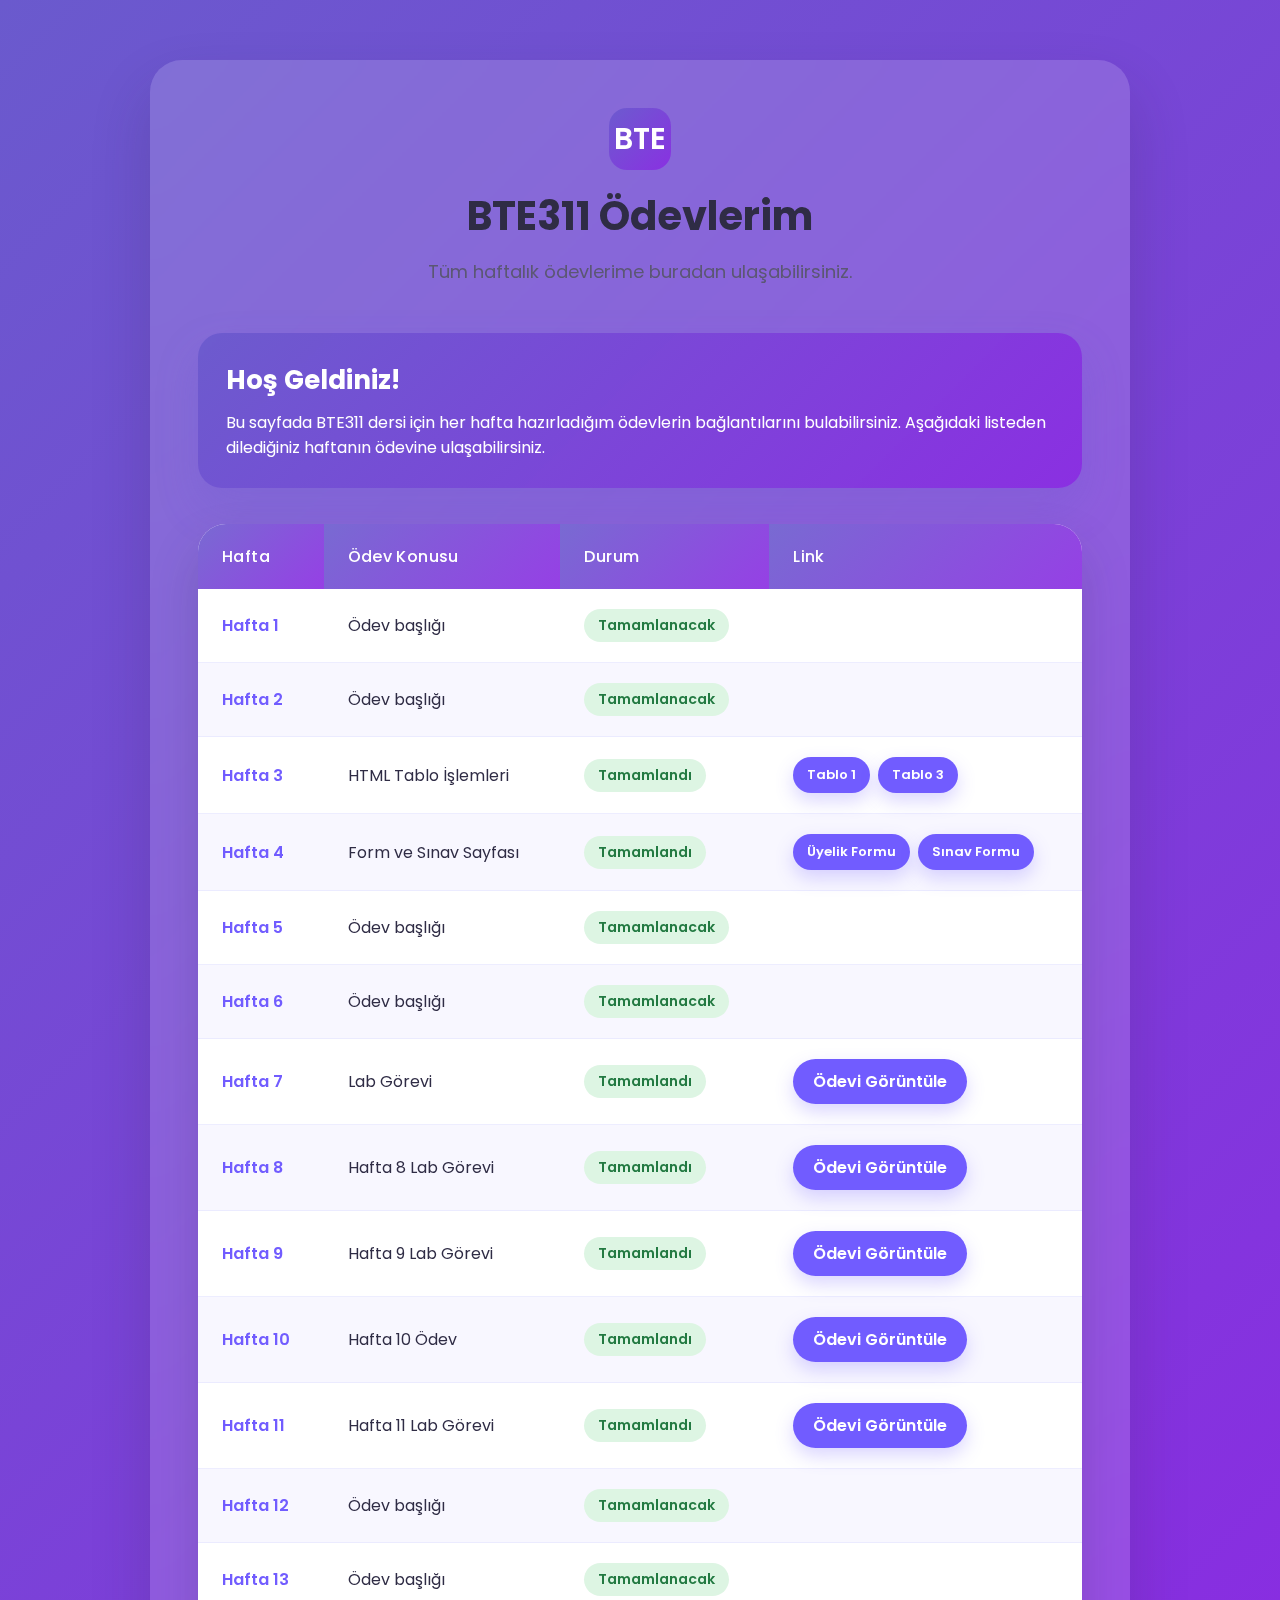
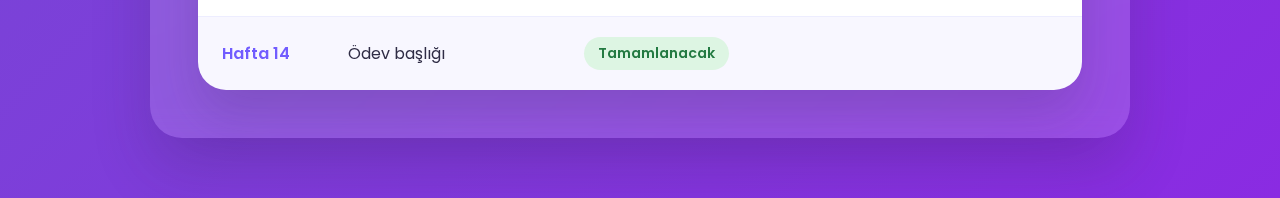
<file: index.html>
<!DOCTYPE html>
<html lang="tr">
<head>
    <meta charset="UTF-8">
    <meta name="viewport" content="width=device-width, initial-scale=1.0">
    <title>BTE311 Ödevlerim</title>
    <link rel="preconnect" href="https://fonts.googleapis.com">
    <link rel="preconnect" href="https://fonts.gstatic.com" crossorigin>
    <link href="https://fonts.googleapis.com/css2?family=Poppins:wght@400;500;600&display=swap" rel="stylesheet">
    <style>
        :root {
            --gradient-start: #6a5acd;
            --gradient-end: #8a2be2;
            --card-bg: #ffffff;
            --header-bg: linear-gradient(135deg, rgba(106, 90, 205, 0.9), rgba(138, 43, 226, 0.9));
            --status-complete-bg: #ddf5e3;
            --status-complete-text: #237a42;
            --link-bg: #715cff;
            --link-bg-hover: #8e7cff;
            --text-primary: #2f2c45;
            --text-secondary: #5b5773;
            --border-color: rgba(255, 255, 255, 0.25);
            --shadow-color: rgba(45, 35, 66, 0.2);
        }

        * {
            box-sizing: border-box;
            margin: 0;
            padding: 0;
        }

        body {
            font-family: 'Poppins', sans-serif;
            background: linear-gradient(135deg, var(--gradient-start), var(--gradient-end));
            min-height: 100vh;
            display: flex;
            justify-content: center;
            align-items: flex-start;
            padding: 60px 16px;
            color: var(--text-primary);
        }

        .container {
            width: min(980px, 100%);
            background: rgba(255, 255, 255, 0.15);
            border-radius: 32px;
            padding: clamp(24px, 5vw, 48px);
            box-shadow: 0 30px 60px var(--shadow-color);
            backdrop-filter: blur(12px);
        }

        header {
            text-align: center;
            margin-bottom: clamp(28px, 6vw, 48px);
        }

        .logo {
            width: 62px;
            height: 62px;
            margin: 0 auto 16px;
            background: var(--header-bg);
            border-radius: 18px;
            display: flex;
            align-items: center;
            justify-content: center;
            color: #fff;
            font-size: 30px;
            font-weight: 600;
        }

        header h1 {
            font-size: clamp(28px, 6vw, 40px);
            margin-bottom: 12px;
        }

        header p {
            font-size: clamp(16px, 3.5vw, 18px);
            color: var(--text-secondary);
        }

        .welcome-card {
            background: var(--header-bg);
            color: #fff;
            padding: clamp(20px, 4vw, 28px);
            border-radius: 24px;
            margin-bottom: clamp(24px, 5vw, 36px);
            box-shadow: 0 20px 40px rgba(106, 90, 205, 0.25);
        }

        .welcome-card h2 {
            font-size: clamp(22px, 5vw, 26px);
            margin-bottom: 10px;
        }

        table {
            width: 100%;
            border-collapse: collapse;
            background: var(--card-bg);
            border-radius: 28px;
            overflow: hidden;
            box-shadow: 0 25px 50px rgba(47, 44, 69, 0.18);
        }

        thead th {
            background: var(--header-bg);
            color: #fff;
            text-align: left;
            padding: 20px 24px;
            font-weight: 500;
            font-size: 16px;
            letter-spacing: 0.4px;
        }

        tbody tr {
            border-bottom: 1px solid rgba(230, 230, 255, 0.7);
        }

        tbody tr:last-child {
            border-bottom: none;
        }

        tbody td {
            padding: clamp(16px, 3.5vw, 20px) clamp(18px, 4vw, 24px);
            font-size: 16px;
            color: var(--text-primary);
        }

        tbody tr:nth-child(even) {
            background: rgba(113, 92, 255, 0.05);
        }

        .week-link {
            color: var(--link-bg);
            font-weight: 600;
            text-decoration: none;
            transition: color 0.2s ease;
        }

        .week-link:hover {
            color: var(--link-bg-hover);
        }

        .status-chip {
            display: inline-flex;
            align-items: center;
            padding: 6px 14px;
            border-radius: 999px;
            background: var(--status-complete-bg);
            color: var(--status-complete-text);
            font-size: 14px;
            font-weight: 600;
        }

        .view-btn {
            display: inline-flex;
            align-items: center;
            justify-content: center;
            padding: 10px 20px;
            border-radius: 999px;
            background: var(--link-bg);
            color: #fff;
            font-weight: 600;
            text-decoration: none;
            transition: background 0.2s ease, transform 0.2s ease;
            box-shadow: 0 8px 18px rgba(113, 92, 255, 0.25);
            white-space: nowrap; /* Metin kaymasını engeller */
        }

        .view-btn[href="#"] {
            display: none;
        }

        .view-btn:hover {
            background: var(--link-bg-hover);
            transform: translateY(-2px);
        }

        .view-btn:active {
            transform: translateY(0);
        }
        
        /* --- YENİ EKLENEN KISIMLAR --- */
        /* Çoklu butonlar için kapsayıcı */
        .multi-btn-container {
            display: flex;
            gap: 8px; /* Butonlar arası boşluk */
            flex-wrap: wrap; /* Mobilde sığmazsa alta geçsin */
            align-items: center;
        }

        /* Daha küçük buton stili (Birden fazla olunca sığması için) */
        .view-btn.mini {
            padding: 8px 14px;
            font-size: 13px;
        }
        /* ----------------------------- */

        @media (max-width: 720px) {
            thead {
                display: none;
            }

            table, tbody, tr, td {
                display: block;
                width: 100%;
            }

            tbody tr {
                margin-bottom: 18px;
                border-radius: 18px;
                background: rgba(255, 255, 255, 0.85);
                box-shadow: 0 12px 24px rgba(47, 44, 69, 0.15);
                border: none;
                overflow: hidden;
            }

            tbody td {
                padding: 14px 20px;
                position: relative;
            }

            tbody td::before {
                content: attr(data-label);
                font-weight: 600;
                text-transform: uppercase;
                font-size: 12px;
                letter-spacing: 0.5px;
                color: var(--text-secondary);
                display: block;
                margin-bottom: 4px;
            }

            .view-btn {
                width: 100%;
                justify-content: center;
            }
            
            /* Mobilde çoklu butonları alt alta veya yan yana daha düzenli göstermek için */
            .multi-btn-container {
                width: 100%;
            }
            .view-btn.mini {
                flex: 1; /* Butonlar mobilde satırı doldursun */
                text-align: center;
            }
        }
    </style>
</head>
<body>
    <div class="container">
        <header>
            <div class="logo">BTE</div>
            <h1>BTE311 Ödevlerim</h1>
            <p>Tüm haftalık ödevlerime buradan ulaşabilirsiniz.</p>
        </header>
        <section class="welcome-card">
            <h2>Hoş Geldiniz!</h2>
            <p>Bu sayfada BTE311 dersi için her hafta hazırladığım ödevlerin bağlantılarını bulabilirsiniz. Aşağıdaki listeden dilediğiniz haftanın ödevine ulaşabilirsiniz.</p>
        </section>
        <table>
            <thead>
                <tr>
                    <th>Hafta</th>
                    <th>Ödev Konusu</th>
                    <th>Durum</th>
                    <th>Link</th>
                </tr>
            </thead>
            <tbody>
                <tr>
                    <td data-label="Hafta"><a class="week-link" href="#" target="_blank" rel="noopener noreferrer">Hafta 1</a></td>
                    <td data-label="Ödev Konusu">Ödev başlığı</td>
                    <td data-label="Durum"><span class="status-chip">Tamamlanacak</span></td>
                    <td data-label="Link"><a class="view-btn" href="#" target="_blank" rel="noopener noreferrer">Ödevi Görüntüle</a></td>
                </tr>

                <tr>
                    <td data-label="Hafta"><a class="week-link" href="#" target="_blank" rel="noopener noreferrer">Hafta 2</a></td>
                    <td data-label="Ödev Konusu">Ödev başlığı</td>
                    <td data-label="Durum"><span class="status-chip">Tamamlanacak</span></td>
                    <td data-label="Link"><a class="view-btn" href="#" target="_blank" rel="noopener noreferrer">Ödevi Görüntüle</a></td>
                </tr>

                <tr>
                    <td data-label="Hafta"><a class="week-link" href="#" target="_blank" rel="noopener noreferrer">Hafta 3</a></td>
                    <td data-label="Ödev Konusu">HTML Tablo İşlemleri</td>
                    <td data-label="Durum"><span class="status-chip">Tamamlandı</span></td>
                    <td data-label="Link">
                        <div class="multi-btn-container">
                            <a class="view-btn mini" href="https://yusufnrg.github.io/bte311-dersi/hafta3_labgorevi/tablo1.html" target="_blank" rel="noopener noreferrer">Tablo 1</a>
                            <a class="view-btn mini" href="https://yusufnrg.github.io/bte311-dersi/hafta3_labgorevi/tablo3.html" target="_blank" rel="noopener noreferrer">Tablo 3</a>
                            <a class="view-btn mini" href="#" target="_blank" rel="noopener noreferrer">Tablo Form</a>
                        </div>
                    </td>
                </tr>

                <tr>
                    <td data-label="Hafta"><a class="week-link" href="#" target="_blank" rel="noopener noreferrer">Hafta 4</a></td>
                    <td data-label="Ödev Konusu">Form ve Sınav Sayfası</td>
                    <td data-label="Durum"><span class="status-chip">Tamamlandı</span></td>
                    <td data-label="Link">
                        <div class="multi-btn-container">
                            <a class="view-btn mini" href="https://yusufnrg.github.io/bte311-dersi/hafta4_labgorevi/form1.html" target="_blank" rel="noopener noreferrer">Üyelik Formu</a>
                            <a class="view-btn mini" href="https://yusufnrg.github.io/bte311-dersi/hafta4_labgorevi/test1.html" target="_blank" rel="noopener noreferrer">Sınav Formu</a>
                        </div>
                    </td>
                </tr>

                <tr>
                    <td data-label="Hafta"><a class="week-link" href="#" target="_blank" rel="noopener noreferrer">Hafta 5</a></td>
                    <td data-label="Ödev Konusu">Ödev başlığı</td>
                    <td data-label="Durum"><span class="status-chip">Tamamlanacak</span></td>
                    <td data-label="Link"><a class="view-btn" href="#" target="_blank" rel="noopener noreferrer">Ödevi Görüntüle</a></td>
                </tr>

                <tr>
                    <td data-label="Hafta"><a class="week-link" href="#" target="_blank" rel="noopener noreferrer">Hafta 6</a></td>
                    <td data-label="Ödev Konusu">Ödev başlığı</td>
                    <td data-label="Durum"><span class="status-chip">Tamamlanacak</span></td>
                    <td data-label="Link"><a class="view-btn" href="#" target="_blank" rel="noopener noreferrer">Ödevi Görüntüle</a></td>
                </tr>

                <tr>
                    <td data-label="Hafta"><a class="week-link" href="#" target="_blank" rel="noopener noreferrer">Hafta 7</a></td>
                    <td data-label="Ödev Konusu">Lab Görevi</td>
                    <td data-label="Durum"><span class="status-chip">Tamamlandı</span></td>
                    <td data-label="Link"><a class="view-btn" href="https://yusufnrg.github.io/bte311-dersi/labgorevi.html" target="_blank" rel="noopener noreferrer">Ödevi Görüntüle</a></td>
                </tr>

                <tr>
                    <td data-label="Hafta"><a class="week-link" href="#" target="_blank" rel="noopener noreferrer">Hafta 8</a></td>
                    <td data-label="Ödev Konusu">Hafta 8 Lab Görevi</td>
                    <td data-label="Durum"><span class="status-chip">Tamamlandı</span></td>
                    <td data-label="Link"><a class="view-btn" href="https://yusufnrg.github.io/bte311-dersi/lab%20gorevi/odev.html" target="_blank" rel="noopener noreferrer">Ödevi Görüntüle</a></td>
                </tr>

                <tr>
                    <td data-label="Hafta"><a class="week-link" href="#" target="_blank" rel="noopener noreferrer">Hafta 9</a></td>
                    <td data-label="Ödev Konusu">Hafta 9 Lab Görevi</td>
                    <td data-label="Durum"><span class="status-chip">Tamamlandı</span></td>
                    <td data-label="Link"><a class="view-btn" href="https://yusufnrg.github.io/bte311-dersi/labgorevi%20hafta9/rastgelegorseller.html" target="_blank" rel="noopener noreferrer">Ödevi Görüntüle</a></td>
                </tr>

                <tr>
                    <td data-label="Hafta"><a class="week-link" href="#" target="_blank" rel="noopener noreferrer">Hafta 10</a></td>
                    <td data-label="Ödev Konusu">Hafta 10 Ödev</td>
                    <td data-label="Durum"><span class="status-chip">Tamamlandı</span></td>
                    <td data-label="Link"><a class="view-btn" href="https://yusufnrg.github.io/bte311-dersi/snake%20game/guncellenmis/snake.html" target="_blank" rel="noopener noreferrer">Ödevi Görüntüle</a></td>
                </tr>

                <tr>
                    <td data-label="Hafta"><a class="week-link" href="#" target="_blank" rel="noopener noreferrer">Hafta 11</a></td>
                    <td data-label="Ödev Konusu">Hafta 11 Lab Görevi</td>
                    <td data-label="Durum"><span class="status-chip">Tamamlandı</span></td>
                    <td data-label="Link"><a class="view-btn" href="https://yusufnrg.github.io/bte311-dersi/hafta_11_12_labgorevi/" target="_blank" rel="noopener noreferrer">Ödevi Görüntüle</a></td>
                </tr>

                <tr>
                    <td data-label="Hafta"><a class="week-link" href="#" target="_blank" rel="noopener noreferrer">Hafta 12</a></td>
                    <td data-label="Ödev Konusu">Ödev başlığı</td>
                    <td data-label="Durum"><span class="status-chip">Tamamlanacak</span></td>
                    <td data-label="Link"><a class="view-btn" href="#" target="_blank" rel="noopener noreferrer">Ödevi Görüntüle</a></td>
                </tr>

                <tr>
                    <td data-label="Hafta"><a class="week-link" href="#" target="_blank" rel="noopener noreferrer">Hafta 13</a></td>
                    <td data-label="Ödev Konusu">Ödev başlığı</td>
                    <td data-label="Durum"><span class="status-chip">Tamamlanacak</span></td>
                    <td data-label="Link"><a class="view-btn" href="#" target="_blank" rel="noopener noreferrer">Ödevi Görüntüle</a></td>
                </tr>

                <tr>
                    <td data-label="Hafta"><a class="week-link" href="#" target="_blank" rel="noopener noreferrer">Hafta 14</a></td>
                    <td data-label="Ödev Konusu">Ödev başlığı</td>
                    <td data-label="Durum"><span class="status-chip">Tamamlanacak</span></td>
                    <td data-label="Link"><a class="view-btn" href="#" target="_blank" rel="noopener noreferrer">Ödevi Görüntüle</a></td>
                </tr>
            </tbody>
        </table>
    </div>
</body>
</html>
</file>
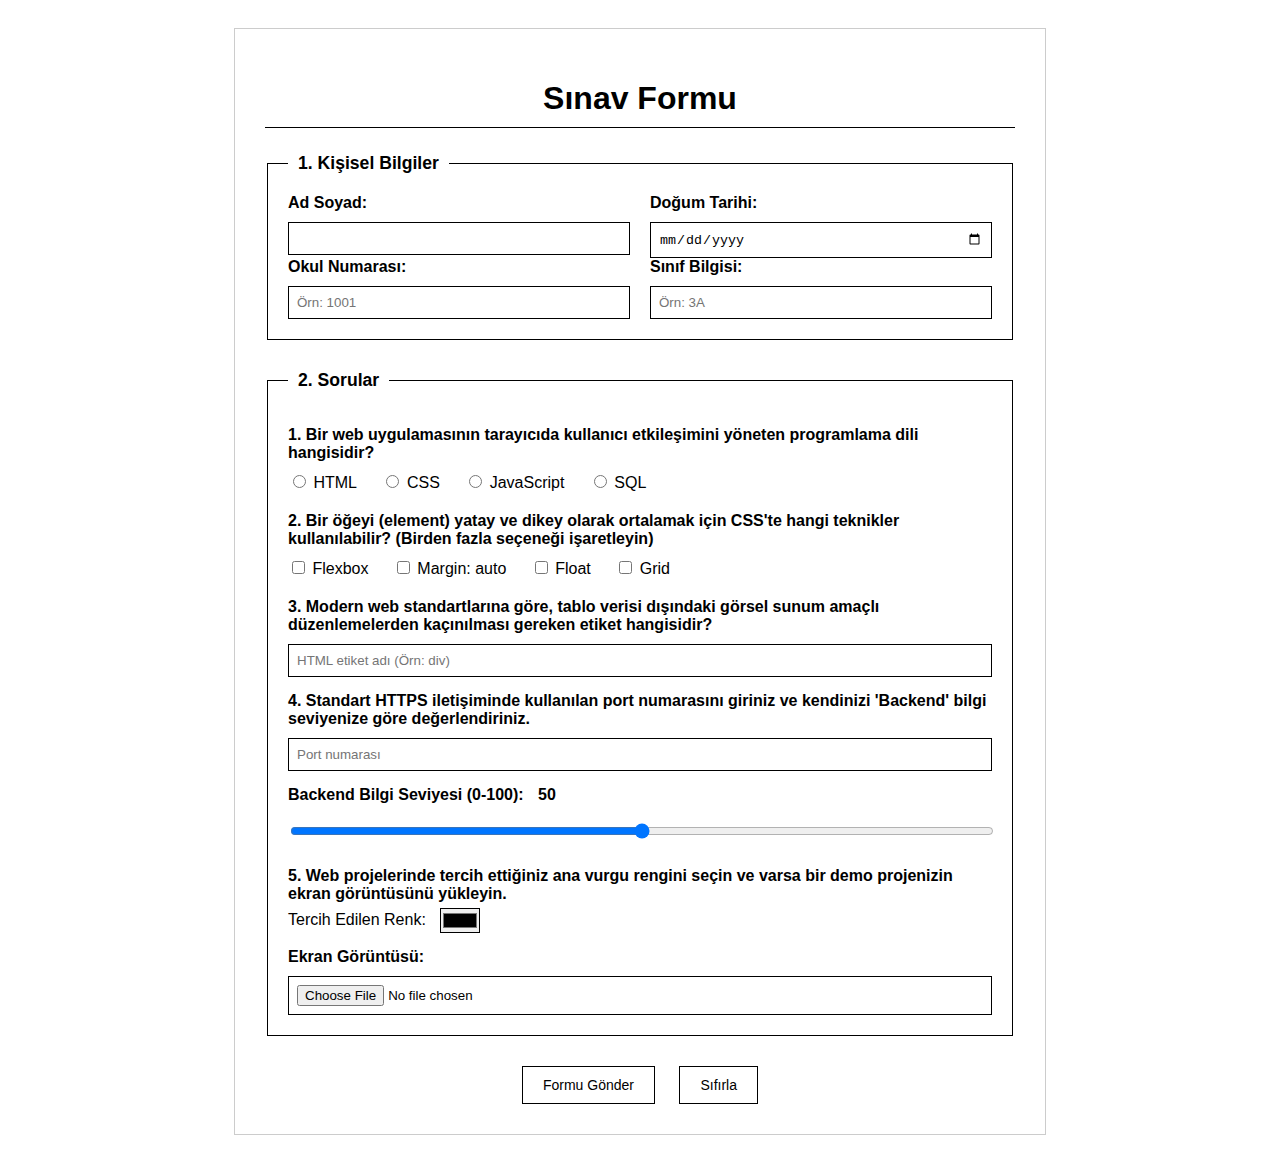
<file: Bilişim Sınavı Formu.html>
<!DOCTYPE html>
<!-- saved from url=(0060)file:///C:/Users/ysfnr/OneDrive/Masa%C3%BCst%C3%BC/bte.html# -->
<html lang="tr"><head><meta http-equiv="Content-Type" content="text/html; charset=UTF-8">
    
    <meta name="viewport" content="width=device-width, initial-scale=1.0">
    <title>Bilişim Sınavı Formu</title>
    <style>
        body {
            font-family: Arial, sans-serif;
            background-color: white; /* Varsayılan arka plan */
            padding: 20px;
            color: black; /* Varsayılan yazı rengi */
        }
        .container {
            max-width: 750px;
            margin: 0 auto;
            background-color: white;
            padding: 30px;
            border: 1px solid #ccc; /* Siyah-beyaz için hafif kenarlık */
            box-shadow: none; /* Gölge yok */
        }
        header h1 {
            color: black;
            text-align: center;
            margin-bottom: 25px;
            padding-bottom: 10px;
            border-bottom: 1px solid black;
        }
        fieldset {
            border: 1px solid black;
            padding: 20px;
            margin-bottom: 30px;
            border-radius: 0; /* Köşe yuvarlaklığı yok */
        }
        legend {
            font-size: 1.1em;
            font-weight: bold;
            color: black;
            padding: 0 10px;
        }
        label {
            display: block;
            margin-top: 15px;
            margin-bottom: 5px;
            font-weight: bold;
        }
        input:not([type="radio"]):not([type="checkbox"]):not([type="submit"]):not([type="reset"]):not([type="color"]) {
            width: 100%;
            padding: 8px;
            border: 1px solid black;
            box-sizing: border-box;
            margin-top: 5px;
        }

        /* Soldan Sağa Düzenleme için CSS (Üyelik Bilgileri için) */
        .inline-group {
            display: flex;
            gap: 20px; /* Alanlar arası boşluk */
        }
        .inline-group > div {
            flex: 1; /* Alanların eşit veya yakın genişlikte olmasını sağlar */
        }
        .inline-group label {
            margin-top: 0;
        }
        /* /Soldan Sağa Düzenleme için CSS */

        .options-group label {
            font-weight: normal;
            display: inline-block;
            margin-right: 20px;
            margin-top: 5px;
        }
        .button-group {
            text-align: center;
            margin-top: 30px;
        }
        .button-group input[type="submit"],
        .button-group input[type="reset"] {
            padding: 10px 20px;
            margin: 0 10px;
            border: 1px solid black;
            background-color: white;
            cursor: pointer;
            font-size: 14px;
            color: black;
        }
        
        /* Range input'un yanındaki değer göstergesi */
        label[for="seviye"] span {
            font-weight: bold;
            margin-left: 10px;
            color: black; 
        }

        /* Color input'a özel boyut */
        input[type="color"] {
            width: 40px; 
            height: 25px;
            padding: 0;
            border: 1px solid black;
            vertical-align: middle;
            margin-left: 10px;
        }
    </style>
<style type="text/css" id="operaUserStyle"></style></head>
<body>
    <main class="container">
        <header>
            <h1>Sınav Formu</h1>
        </header>
        
        <form action="file:///C:/Users/ysfnr/OneDrive/Masa%C3%BCst%C3%BC/bte.html#" method="post" enctype="multipart/form-data">

            <section id="kayit-formu">
                <fieldset>
                    <legend>1. Kişisel Bilgiler</legend>
                    
                    <div class="inline-group">
                        <div>
                            <label for="adsoyad">Ad Soyad:</label>
                            <input type="text" id="adsoyad" name="adsoyad" required="">
                        </div>
                        <div>
                            <label for="dtarihi">Doğum Tarihi:</label>
                            <input type="date" id="dtarihi" name="dtarihi">
                        </div>
                    </div>
                    
                    <div class="inline-group">
                        <div>
                            <label for="numara">Okul Numarası:</label>
                            <input type="number" id="numara" name="numara" placeholder="Örn: 1001" required="">
                        </div>
                        <div>
                            <label for="sinif">Sınıf Bilgisi:</label>
                            <input type="text" id="sinif" name="sinif" placeholder="Örn: 3A" required="">
                        </div>
                    </div>

                </fieldset>
            </section>
            
            <section id="test-sorulari">
                <fieldset>
                    <legend>2. Sorular</legend>
                    
                    <label>1. Bir web uygulamasının tarayıcıda kullanıcı etkileşimini yöneten programlama dili hangisidir?</label>
                    <div class="options-group">
                        <label><input type="radio" name="soru1" value="A" required=""> HTML</label>
                        <label><input type="radio" name="soru1" value="B"> CSS</label>
                        <label><input type="radio" name="soru1" value="C"> JavaScript</label>
                        <label><input type="radio" name="soru1" value="D"> SQL</label>
                    </div>

                    <label>2. Bir öğeyi (element) yatay ve dikey olarak ortalamak için CSS'te hangi teknikler kullanılabilir? (Birden fazla seçeneği işaretleyin)</label>
                    <div class="options-group">
                        <label><input type="checkbox" name="soru2[]" value="A"> Flexbox</label>
                        <label><input type="checkbox" name="soru2[]" value="B"> Margin: auto</label>
                        <label><input type="checkbox" name="soru2[]" value="C"> Float</label>
                        <label><input type="checkbox" name="soru2[]" value="D"> Grid</label>
                    </div>

                    <label for="soru3">3. Modern web standartlarına göre, tablo verisi dışındaki görsel sunum amaçlı düzenlemelerden kaçınılması gereken etiket hangisidir?</label>
                    <input type="text" id="soru3" name="soru3" placeholder="HTML etiket adı (Örn: div)" required="">
                    
                    <label for="http_port">4. Standart HTTPS iletişiminde kullanılan port numarasını giriniz ve kendinizi 'Backend' bilgi seviyenize göre değerlendiriniz.</label>
                    <input type="number" id="http_port" name="http_port" placeholder="Port numarası" min="1" max="65535" required="">
                    
                    <label for="seviye">Backend Bilgi Seviyesi (0-100): <span id="rangeValue">50</span></label>
                    <input type="range" id="seviye" name="seviye" min="0" max="100" value="50" oninput="document.getElementById(&#39;rangeValue&#39;).innerText = this.value">

                    <label for="vurgu_rengi">5. Web projelerinde tercih ettiğiniz ana vurgu rengini seçin ve varsa bir demo projenizin ekran görüntüsünü yükleyin.</label>
                    
                    <div>
                        <label for="vurgu_rengi" style="display: inline; font-weight: normal; margin-top: 0;">Tercih Edilen Renk:
                            <input type="color" id="vurgu_rengi" name="vurgu_rengi" value="#000000" style="width: 40px; height: 25px; vertical-align: middle;">
                        </label>
                    </div>
                    
                    <label for="proje_dosyasi">Ekran Görüntüsü:</label>
                    <input type="file" id="proje_dosyasi" name="proje_dosyasi" accept="image/*">

                </fieldset>
            </section>
            
            <input type="hidden" name="form_version" value="v1.5_final">

            <footer class="button-group">
                <input type="submit" value="Formu Gönder">
                <input type="reset" value="Sıfırla">
            </footer>
        </form>
    </main>

</body></html>
</file>
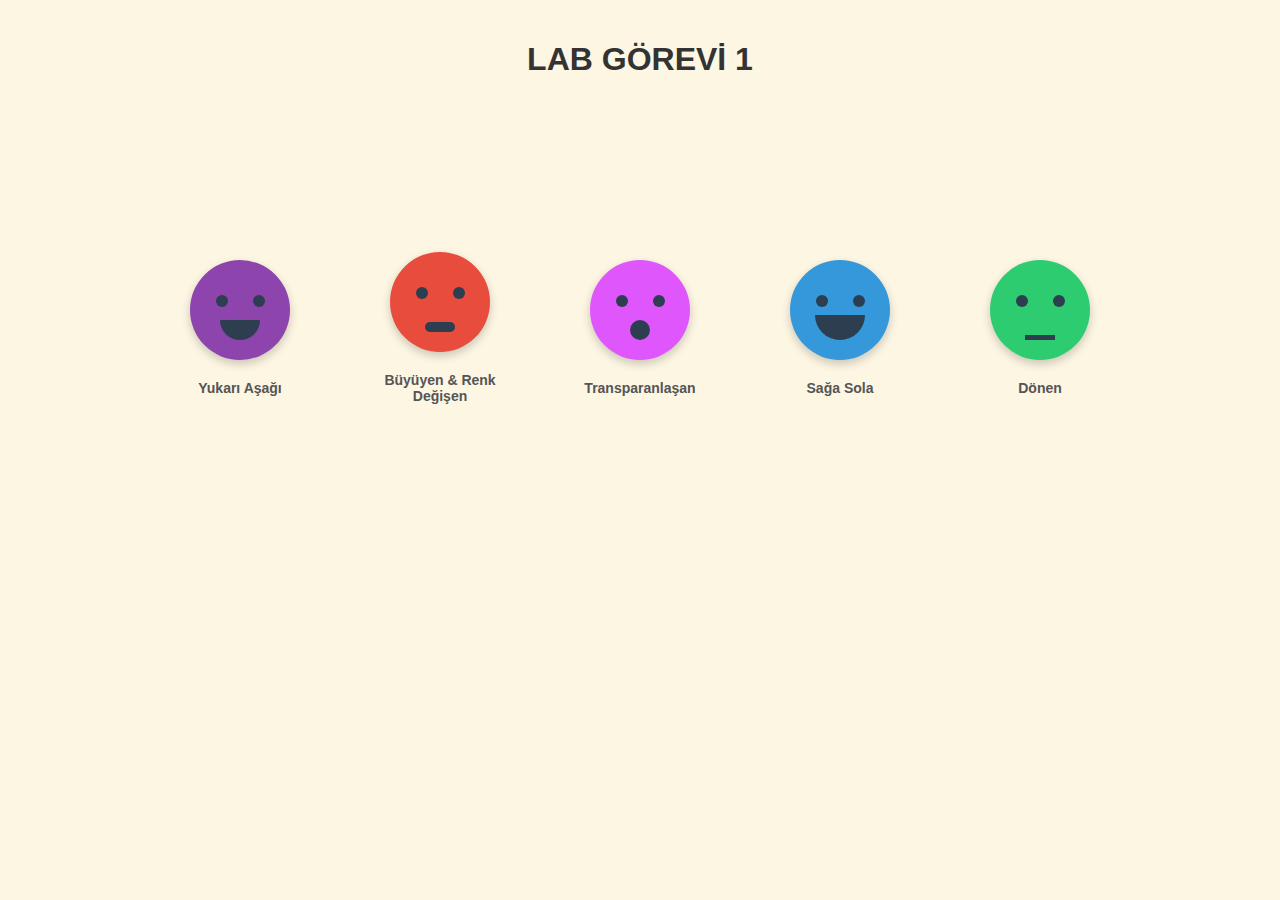
<file: labgorevi.html>
<!DOCTYPE html>
<html lang="tr">
<head>
    <meta charset="UTF-8">
    <meta name="viewport" content="width=device-width, initial-scale=1.0">
    <title>Lab Görevi 1</title>
    <style>
        body {
            font-family: 'Segoe UI', Tahoma, Geneva, Verdana, sans-serif;
            display: flex;
            flex-direction: column;
            align-items: center;
            background-color: #fdf6e3; /* Görseldeki gibi krem rengi arka plan */
            margin: 0;
            padding: 20px;
        }

        h1 {
            color: #333;
            margin-bottom: 50px;
        }

        .container {
            display: flex;
            justify-content: center;
            align-items: center;
            gap: 50px;
            width: 100%;
            min-height: 400px;
            flex-wrap: wrap;
        }

        .wrapper {
            display: flex;
            flex-direction: column;
            align-items: center;
            width: 150px;
            height: 200px; /* Animasyon alanı için yer */
            justify-content: center;
        }

        .character {
            width: 100px;
            height: 100px;
            border-radius: 50%;
            position: relative;
            display: flex;
            justify-content: center;
            align-items: center;
            box-shadow: 0 4px 10px rgba(0,0,0,0.2);
        }

        /* Yüz detayları (Görseldeki karakterlere benzer basit yüzler) */
        .eyes {
            display: flex;
            gap: 25px;
            position: absolute;
            top: 35%;
        }
        .eye {
            width: 12px;
            height: 12px;
            background: #2c3e50;
            border-radius: 50%;
        }
        .mouth {
            background: #2c3e50;
            position: absolute;
            bottom: 20%;
        }

        /* 1. Yukarı aşağı gidip gelen */
        .item1 {
            background-color: #8e44ad; /* Mor */
            animation: upDown 1.5s infinite ease-in-out;
        }
        .item1 .mouth {
            width: 40px;
            height: 20px;
            border-radius: 0 0 20px 20px; /* Gülen ağız */
        }
        @keyframes upDown {
            0%, 100% { transform: translateY(0); }
            50% { transform: translateY(-30px); }
        }

        /* 2. Büyüyüp Küçülen ve rengi değişen */
        .item2 {
            background-color: #e74c3c; /* Kırmızı */
            animation: growColor 2s infinite alternate;
        }
        .item2 .mouth {
            width: 30px;
            height: 10px;
            border-radius: 10px; /* Düz ağız */
        }
        @keyframes growColor {
            0% { transform: scale(1); background-color: #e74c3c; }
            100% { transform: scale(1.3); background-color: #f1c40f; } /* Sarıya dönüş */
        }

        /* 3. Git gide transparan değeri artan ve azalan */
        .item3 {
            background-color: #e056fd; /* Pembe */
            animation: fade 2s infinite alternate;
        }
        .item3 .mouth {
            width: 20px;
            height: 20px;
            border-radius: 50%; /* Şaşkın ağız */
        }
        @keyframes fade {
            0% { opacity: 1; }
            100% { opacity: 0.2; }
        }

        /* 4. Sağa sola giden gelen */
        .item4 {
            background-color: #3498db; /* Mavi */
            animation: leftRight 1.5s infinite ease-in-out;
        }
        .item4 .mouth {
            width: 50px;
            height: 25px;
            border-radius: 0 0 50px 50px; /* Büyük gülüş */
        }
        @keyframes leftRight {
            0%, 100% { transform: translateX(0); }
            50% { transform: translateX(30px); }
        }

        /* 5. Dönen */
        .item5 {
            background-color: #2ecc71; /* Yeşil (5. eleman) */
            animation: spin 3s infinite linear;
        }
        .item5 .mouth {
            width: 30px;
            height: 5px;
            border-radius: 0;
        }
        @keyframes spin {
            0% { transform: rotate(0deg); }
            100% { transform: rotate(360deg); }
        }

        .label {
            margin-top: 20px;
            text-align: center;
            font-size: 14px;
            color: #555;
            font-weight: bold;
        }
    </style>
</head>
<body>

    <h1>LAB GÖREVİ 1</h1>

    <div class="container">
        <!-- 1. Yukarı aşağı -->
        <div class="wrapper">
            <div class="character item1">
                <div class="eyes"><div class="eye"></div><div class="eye"></div></div>
                <div class="mouth"></div>
            </div>
            <div class="label">Yukarı Aşağı</div>
        </div>

        <!-- 2. Büyüyüp Küçülen + Renk -->
        <div class="wrapper">
            <div class="character item2">
                <div class="eyes"><div class="eye"></div><div class="eye"></div></div>
                <div class="mouth"></div>
            </div>
            <div class="label">Büyüyen & Renk Değişen</div>
        </div>

        <!-- 3. Transparan -->
        <div class="wrapper">
            <div class="character item3">
                <div class="eyes"><div class="eye"></div><div class="eye"></div></div>
                <div class="mouth"></div>
            </div>
            <div class="label">Transparanlaşan</div>
        </div>

        <!-- 4. Sağa Sola -->
        <div class="wrapper">
            <div class="character item4">
                <div class="eyes"><div class="eye"></div><div class="eye"></div></div>
                <div class="mouth"></div>
            </div>
            <div class="label">Sağa Sola</div>
        </div>

        <!-- 5. Dönen -->
        <div class="wrapper">
            <div class="character item5">
                <div class="eyes"><div class="eye"></div><div class="eye"></div></div>
                <div class="mouth"></div>
            </div>
            <div class="label">Dönen</div>
        </div>
    </div>

</body>
</html>
</file>
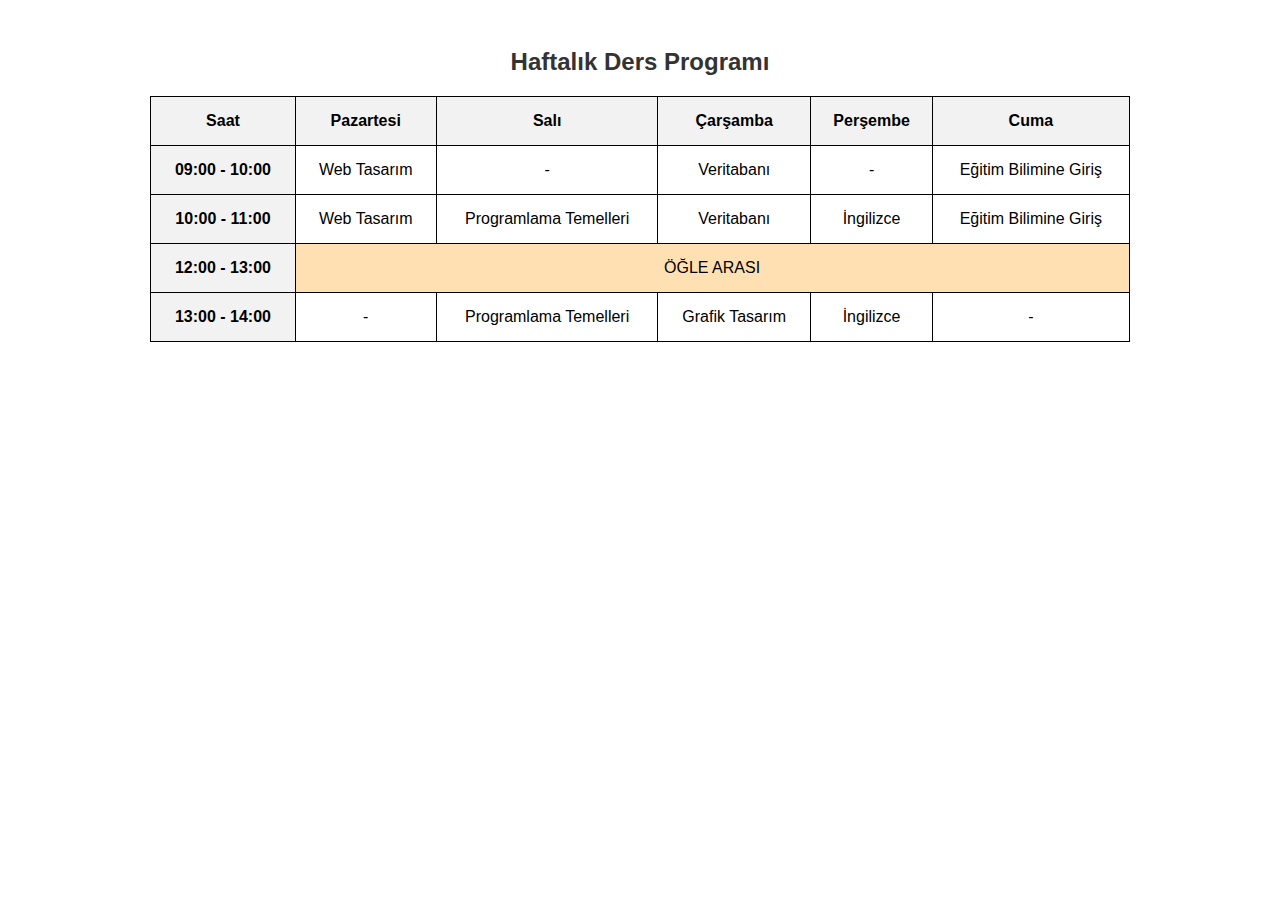
<file: hafta3_labgorevi/tablo1.html>
<!DOCTYPE html>
<html lang="tr">
<head>
    <meta charset="UTF-8">
    <title>Haftalık Ders Programı</title>
    <style>
        body { font-family: Arial, sans-serif; padding: 20px; }
        h2 { text-align: center; color: #333; }
        
        table {
            width: 80%;
            margin: 0 auto; /* Tabloyu ortalar */
            border-collapse: collapse; /* Çizgileri birleştirir */
        }
        
        th, td {
            border: 1px solid #000;
            padding: 15px;
            text-align: center;
        }
        
        th {
            background-color: #f2f2f2; /* Başlıklar gri olsun */
            font-weight: bold;
        }
        
        tr:hover { background-color: #f9f9f9; } /* Üzerine gelince renk değişsin */
    </style>
</head>
<body>

    <h2>Haftalık Ders Programı</h2>

    <table>
        <tr>
            <th>Saat</th>
            <th>Pazartesi</th>
            <th>Salı</th>
            <th>Çarşamba</th>
            <th>Perşembe</th>
            <th>Cuma</th>
        </tr>

        <tr>
            <th>09:00 - 10:00</th>
            <td>Web Tasarım</td>
            <td>-</td>
            <td>Veritabanı</td>
            <td>-</td>
            <td>Eğitim Bilimine Giriş</td>
        </tr>

        <tr>
            <th>10:00 - 11:00</th>
            <td>Web Tasarım</td>
            <td>Programlama Temelleri</td>
            <td>Veritabanı</td>
            <td>İngilizce</td>
            <td>Eğitim Bilimine Giriş</td>
        </tr>

        <tr style="background-color: #ffe0b2;">
            <th>12:00 - 13:00</th>
            <td colspan="5">ÖĞLE ARASI</td>
        </tr>

        <tr>
            <th>13:00 - 14:00</th>
            <td>-</td>
            <td>Programlama Temelleri</td>
            <td>Grafik Tasarım</td>
            <td>İngilizce</td>
            <td>-</td>
        </tr>
    </table>

</body>
</html>
</file>
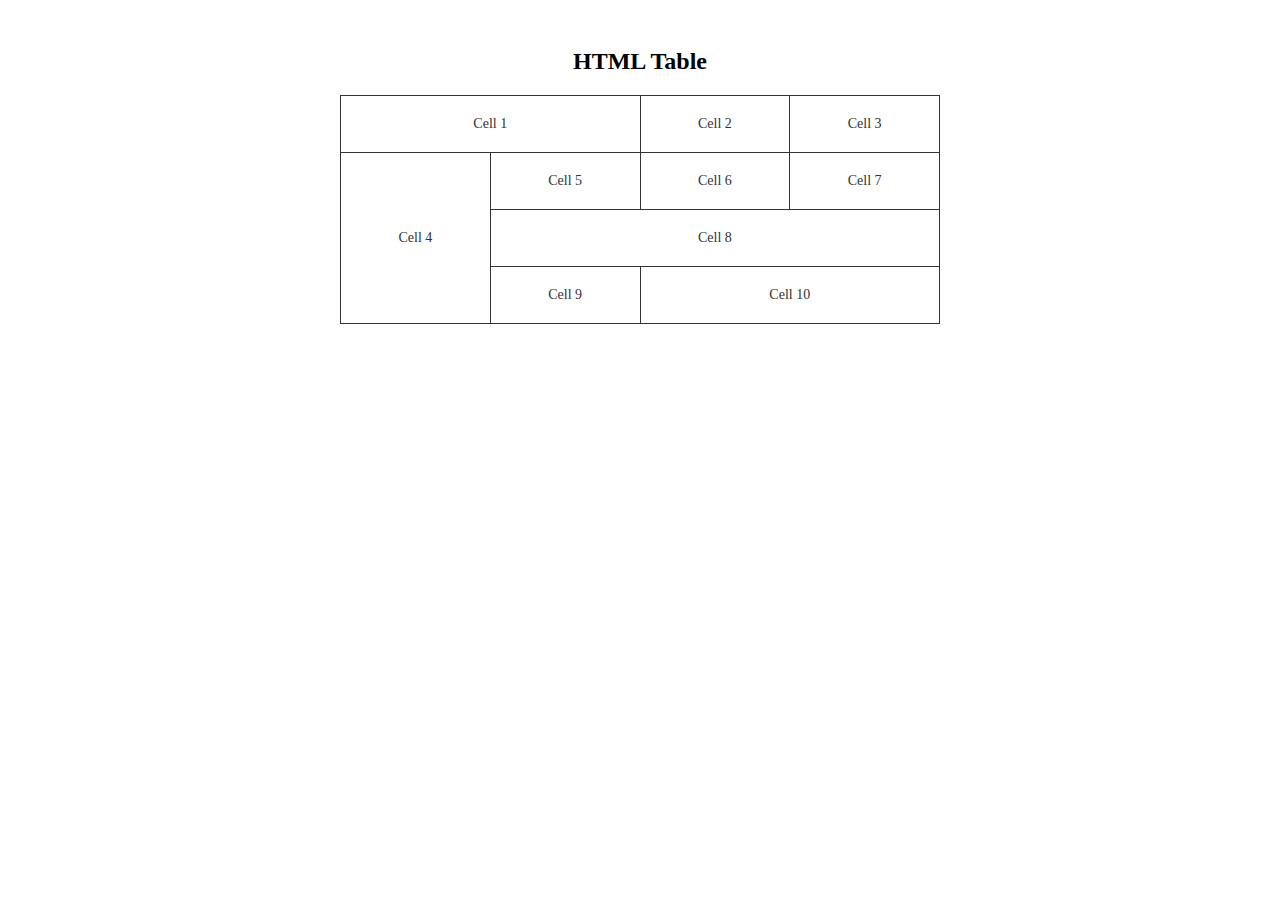
<file: hafta3_labgorevi/tablo3.html>
<!DOCTYPE html>
<html lang="tr">
<head>
    <meta charset="UTF-8">
    <title>Görev: Tablo 3</title>
    <style>
        body { font-family: 'Times New Roman', serif; padding: 20px; text-align: center; }
        h2 { margin-bottom: 20px; }
        
        table {
            width: 600px;
            margin: 0 auto;
            border-collapse: collapse; /* Çizgileri tek çizgi yapar */
        }
        
        td {
            border: 1px solid #333; /* İnce gri/siyah çerçeve */
            padding: 20px;
            text-align: center;
            vertical-align: middle;
            color: #333;
            font-size: 14px;
        }
        
        /* Görseldeki genişlik oranlarını yakalamak için */
        .genis { width: 40%; }
        .dar { width: 20%; }
    </style>
</head>
<body>

    <h2>HTML Table</h2>

    <table>
        <tr>
            <td colspan="2">Cell 1</td>
            <td class="dar">Cell 2</td>
            <td class="dar">Cell 3</td>
        </tr>

        <tr>
            <td rowspan="3" class="dar">Cell 4</td>
            <td class="dar">Cell 5</td>
            <td class="dar">Cell 6</td>
            <td class="dar">Cell 7</td>
        </tr>

        <tr>
            <td colspan="3">Cell 8</td>
        </tr>

        <tr>
            <td>Cell 9</td>
            <td colspan="2">Cell 10</td>
        </tr>
    </table>

</body>
</html>
</file>
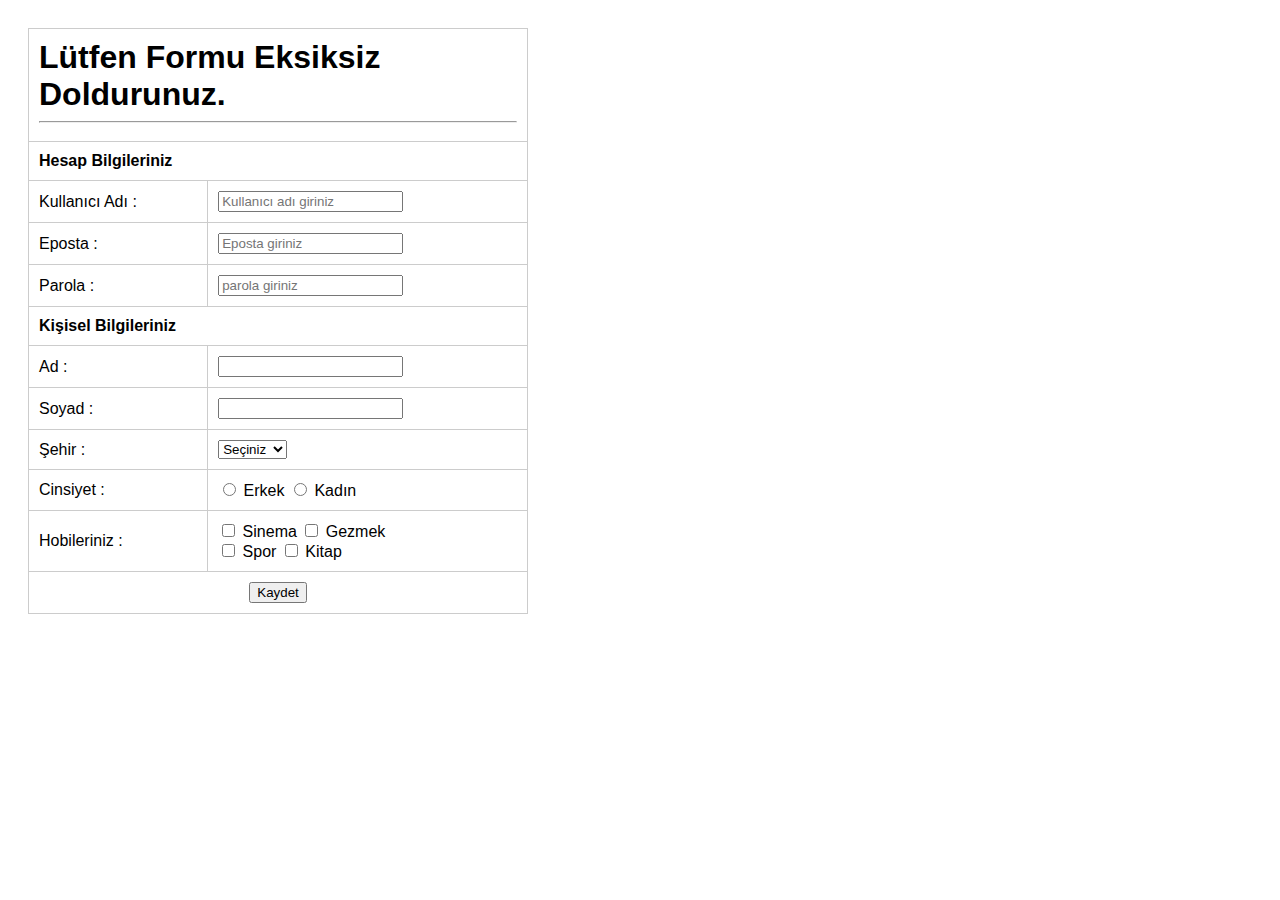
<file: hafta4_labgorevi/form1.html>
<!DOCTYPE html>
<html lang="tr">
<head>
    <meta charset="UTF-8">
    <title>Tablo İçinde Form</title>
    <style>
        body { font-family: Arial, sans-serif; padding: 20px; }
        /* Tablo kenarlıklarını görelim ki düzen belli olsun */
        table { border-collapse: collapse; width: 500px; }
        td { padding: 10px; border: 1px solid #ccc; }
        h1, h4 { margin: 0; }
    </style>
</head>
<body>

    <form>
        <table>
            <tr>
                <td colspan="2">
                    <h1>Lütfen Formu Eksiksiz Doldurunuz.</h1>
                    <hr>
                </td>
            </tr>

            <tr>
                <td colspan="2"><h4>Hesap Bilgileriniz</h4></td>
            </tr>
            <tr>
                <td>Kullanıcı Adı :</td>
                <td><input type="text" name="username" placeholder="Kullanıcı adı giriniz" required></td>
            </tr>
            <tr>
                <td>Eposta :</td>
                <td><input type="email" name="eposta" placeholder="Eposta giriniz" required></td>
            </tr>
            <tr>
                <td>Parola :</td>
                <td><input type="password" name="parola" placeholder="parola giriniz" required></td>
            </tr>

            <tr>
                <td colspan="2"><h4>Kişisel Bilgileriniz</h4></td>
            </tr>
            <tr>
                <td>Ad :</td>
                <td><input type="text" name="ad"></td>
            </tr>
            <tr>
                <td>Soyad :</td>
                <td><input type="text" name="soyad"></td>
            </tr>
            <tr>
                <td>Şehir :</td>
                <td>
                    <select name="sehir">
                        <option>Seçiniz</option>
                        <option>Ankara</option>
                        <option>İstanbul</option>
                        <option>Kocaeli</option>
                    </select>
                </td>
            </tr>
            <tr>
                <td>Cinsiyet :</td>
                <td>
                    <input type="radio" name="cinsiyet" value="erkek"> Erkek
                    <input type="radio" name="cinsiyet" value="kadin"> Kadın
                </td>
            </tr>
            <tr>
                <td>Hobileriniz :</td>
                <td>
                    <input type="checkbox" name="hobiler" value="sinema"> Sinema
                    <input type="checkbox" name="hobiler" value="gezmek"> Gezmek <br>
                    <input type="checkbox" name="hobiler" value="spor"> Spor
                    <input type="checkbox" name="hobiler" value="kitap"> Kitap
                </td>
            </tr>

            <tr>
                <td colspan="2" style="text-align: center;">
                    <input type="submit" value="Kaydet">
                </td>
            </tr>
        </table>
    </form>

</body>
</html>
</file>
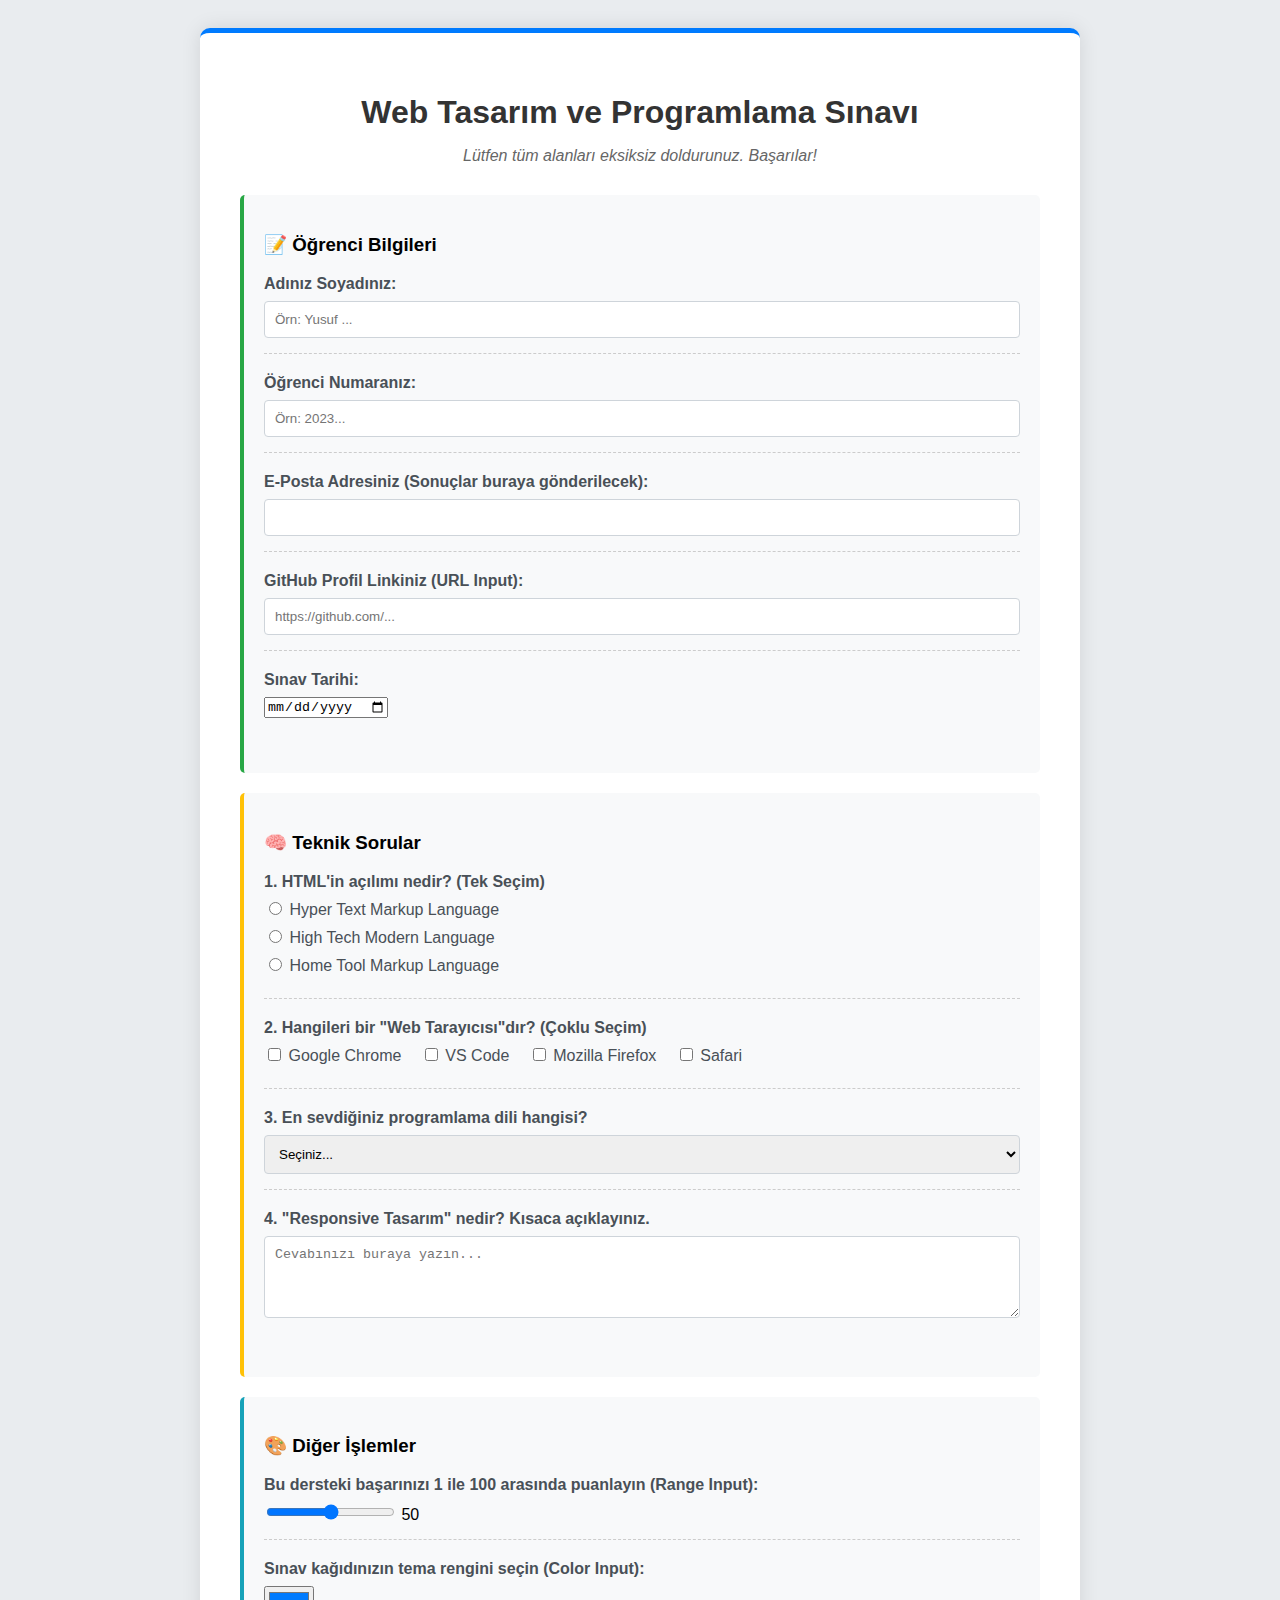
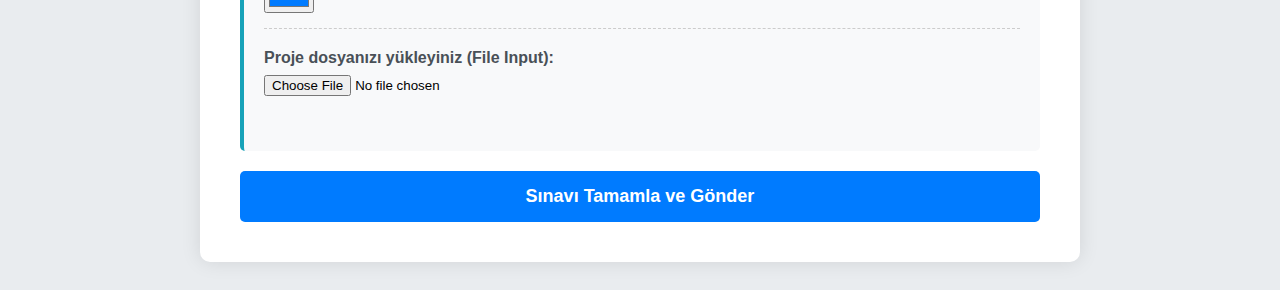
<file: hafta4_labgorevi/test1.html>
<!DOCTYPE html>
<html lang="tr">
<head>
    <meta charset="UTF-8">
    <title>Web Programcılığı Vize Sınavı</title>
    <style>
        body { 
            font-family: 'Segoe UI', Tahoma, Geneva, Verdana, sans-serif; 
            background-color: #e9ecef; 
            padding: 20px;
        }
        
        .sinav-kagidi {
            background-color: white;
            max-width: 800px;
            margin: 0 auto;
            padding: 40px;
            border-radius: 10px;
            box-shadow: 0 0 20px rgba(0,0,0,0.1);
            border-top: 5px solid #007bff;
        }

        h1 { text-align: center; color: #333; margin-bottom: 5px; }
        p.aciklama { text-align: center; color: #666; font-style: italic; margin-bottom: 30px; }

        .bolum {
            background: #f8f9fa;
            padding: 20px;
            margin-bottom: 20px;
            border-radius: 5px;
            border-left: 4px solid #28a745;
        }

        .soru { margin-bottom: 20px; border-bottom: 1px dashed #ccc; padding-bottom: 15px; }
        .soru:last-child { border-bottom: none; }

        label { font-weight: bold; display: block; margin-bottom: 8px; color: #495057; }
        
        /* Input Stilleri */
        input[type="text"], input[type="number"], input[type="email"], input[type="url"], select, textarea {
            width: 100%;
            padding: 10px;
            border: 1px solid #ced4da;
            border-radius: 4px;
            box-sizing: border-box;
        }

        /* Radyo ve Checkbox yan yana dursun */
        .secenek { font-weight: normal; display: inline-block; margin-right: 15px; cursor: pointer; }

        button {
            width: 100%;
            padding: 15px;
            background-color: #007bff;
            color: white;
            border: none;
            border-radius: 5px;
            font-size: 18px;
            font-weight: bold;
            cursor: pointer;
            transition: background 0.3s;
        }
        button:hover { background-color: #0056b3; }

    </style>
</head>
<body>

    <div class="sinav-kagidi">
        <h1>Web Tasarım ve Programlama Sınavı</h1>
        <p class="aciklama">Lütfen tüm alanları eksiksiz doldurunuz. Başarılar!</p>

        <form action="#" method="POST">
            
            <div class="bolum">
                <h3>📝 Öğrenci Bilgileri</h3>
                
                <div class="soru">
                    <label>Adınız Soyadınız:</label>
                    <input type="text" name="adsoyad" placeholder="Örn: Yusuf ..." required>
                </div>
                
                <div class="soru">
                    <label>Öğrenci Numaranız:</label>
                    <input type="number" name="ogr_no" placeholder="Örn: 2023..." required>
                </div>

                <div class="soru">
                    <label>E-Posta Adresiniz (Sonuçlar buraya gönderilecek):</label>
                    <input type="email" name="email" required>
                </div>
                
                <div class="soru">
                    <label>GitHub Profil Linkiniz (URL Input):</label>
                    <input type="url" name="github" placeholder="https://github.com/...">
                </div>

                <div class="soru">
                    <label>Sınav Tarihi:</label>
                    <input type="date" name="tarih">
                </div>
            </div>

            <div class="bolum" style="border-left-color: #ffc107;">
                <h3>🧠 Teknik Sorular</h3>

                <div class="soru">
                    <label>1. HTML'in açılımı nedir? (Tek Seçim)</label>
                    <label class="secenek"><input type="radio" name="s1" value="a"> Hyper Text Markup Language</label><br>
                    <label class="secenek"><input type="radio" name="s1" value="b"> High Tech Modern Language</label><br>
                    <label class="secenek"><input type="radio" name="s1" value="c"> Home Tool Markup Language</label>
                </div>

                <div class="soru">
                    <label>2. Hangileri bir "Web Tarayıcısı"dır? (Çoklu Seçim)</label>
                    <label class="secenek"><input type="checkbox" name="s2[]" value="chrome"> Google Chrome</label>
                    <label class="secenek"><input type="checkbox" name="s2[]" value="vscode"> VS Code</label>
                    <label class="secenek"><input type="checkbox" name="s2[]" value="firefox"> Mozilla Firefox</label>
                    <label class="secenek"><input type="checkbox" name="s2[]" value="safari"> Safari</label>
                </div>

                <div class="soru">
                    <label>3. En sevdiğiniz programlama dili hangisi?</label>
                    <select name="dil">
                        <option value="">Seçiniz...</option>
                        <option value="php">PHP</option>
                        <option value="js">JavaScript</option>
                        <option value="python">Python</option>
                        <option value="csharp">C#</option>
                    </select>
                </div>

                <div class="soru">
                    <label>4. "Responsive Tasarım" nedir? Kısaca açıklayınız.</label>
                    <textarea name="aciklama" rows="4" placeholder="Cevabınızı buraya yazın..."></textarea>
                </div>
            </div>

            <div class="bolum" style="border-left-color: #17a2b8;">
                <h3>🎨 Diğer İşlemler</h3>

                <div class="soru">
                    <label>Bu dersteki başarınızı 1 ile 100 arasında puanlayın (Range Input):</label>
                    <input type="range" name="puan" min="0" max="100" oninput="this.nextElementSibling.value = this.value">
                    <output>50</output>
                </div>

                <div class="soru">
                    <label>Sınav kağıdınızın tema rengini seçin (Color Input):</label>
                    <input type="color" name="renk" value="#007bff">
                </div>

                <div class="soru">
                    <label>Proje dosyanızı yükleyiniz (File Input):</label>
                    <input type="file" name="dosya">
                </div>
            </div>

            <button type="submit">Sınavı Tamamla ve Gönder</button>

        </form>
    </div>

</body>
</html>
</file>
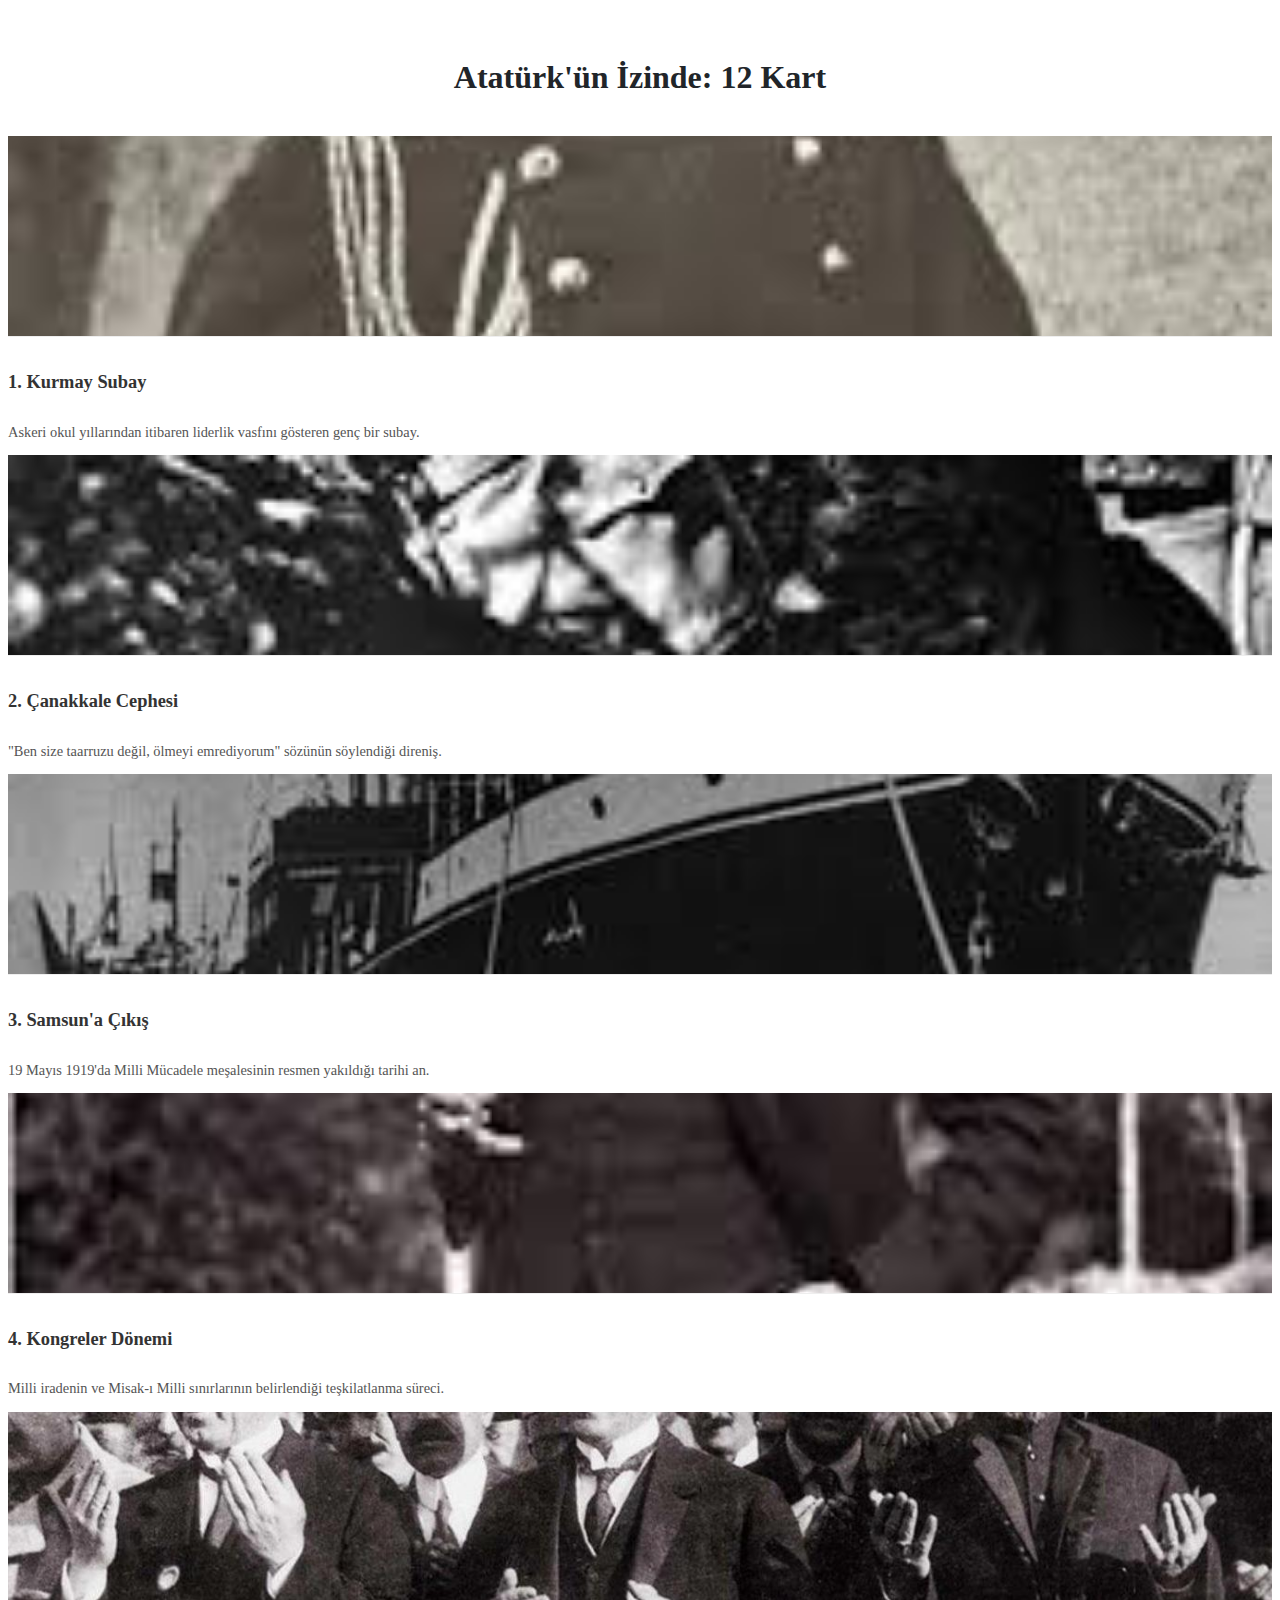
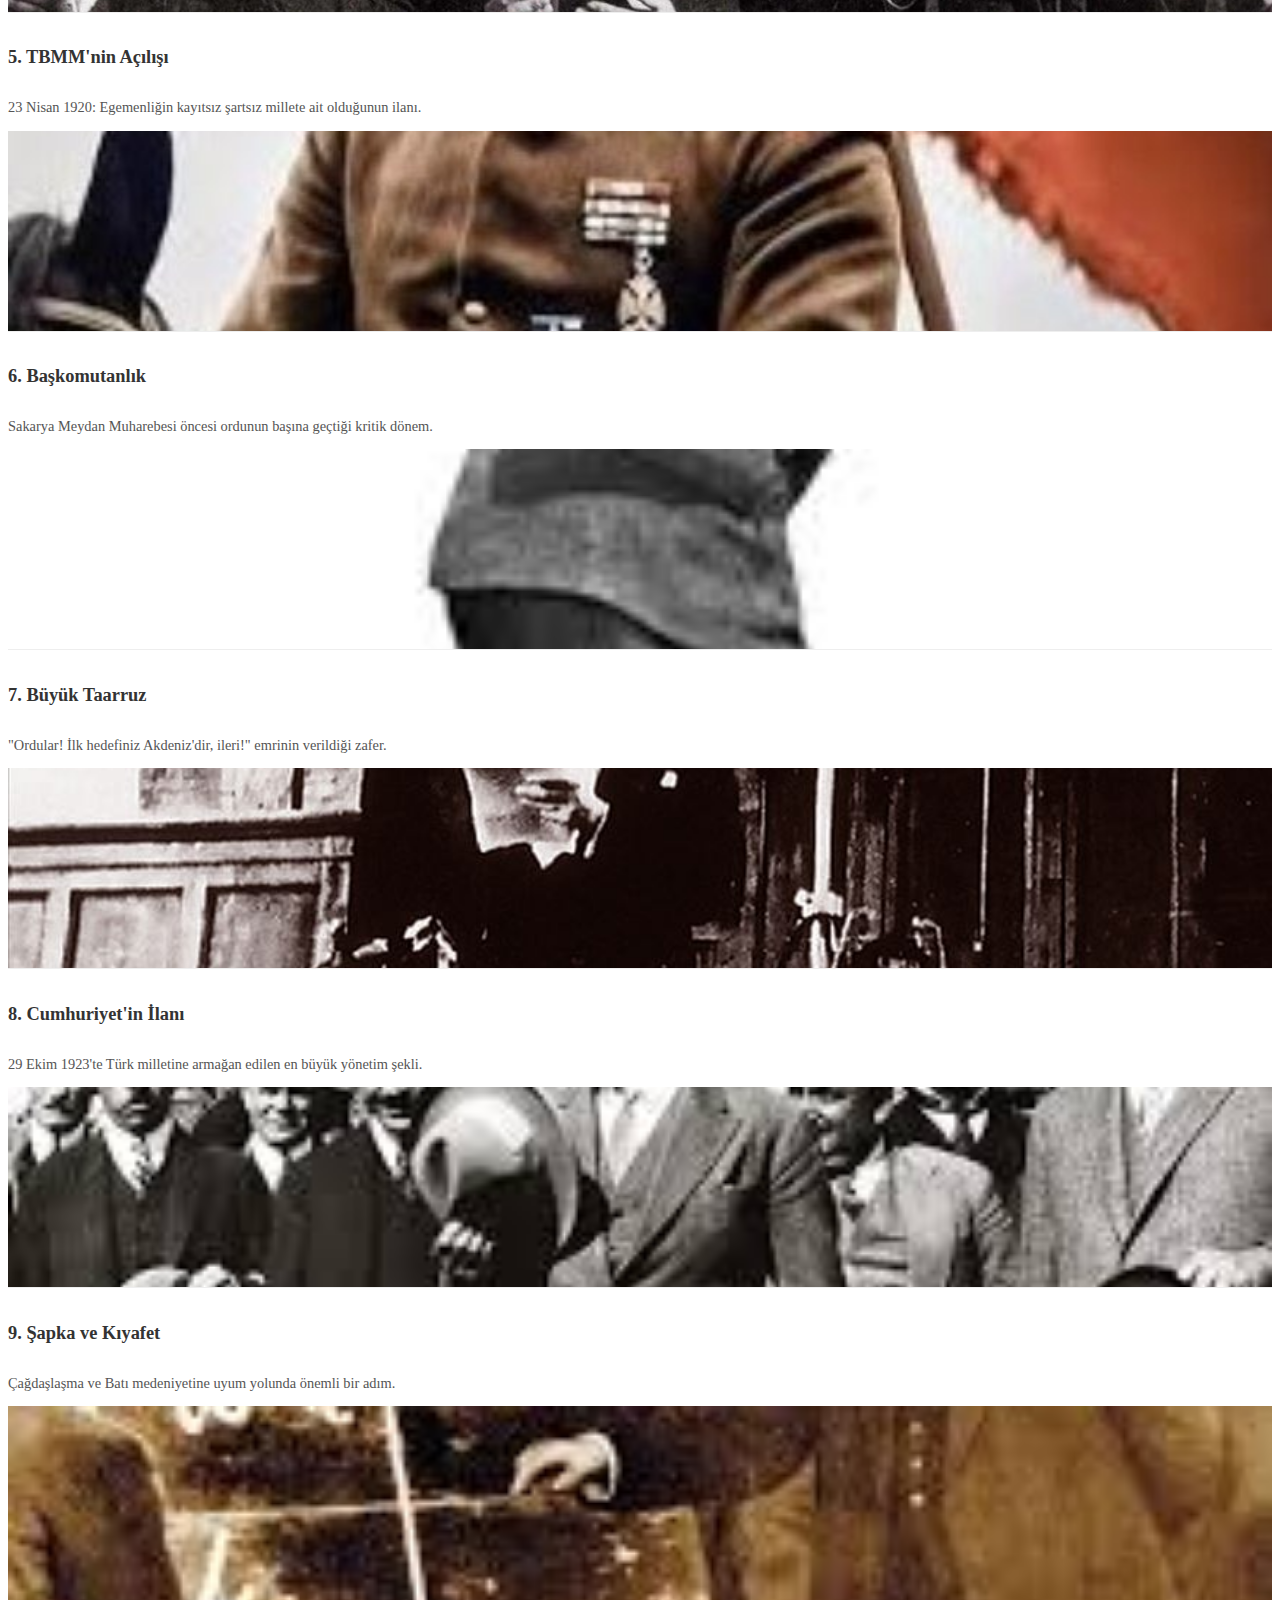
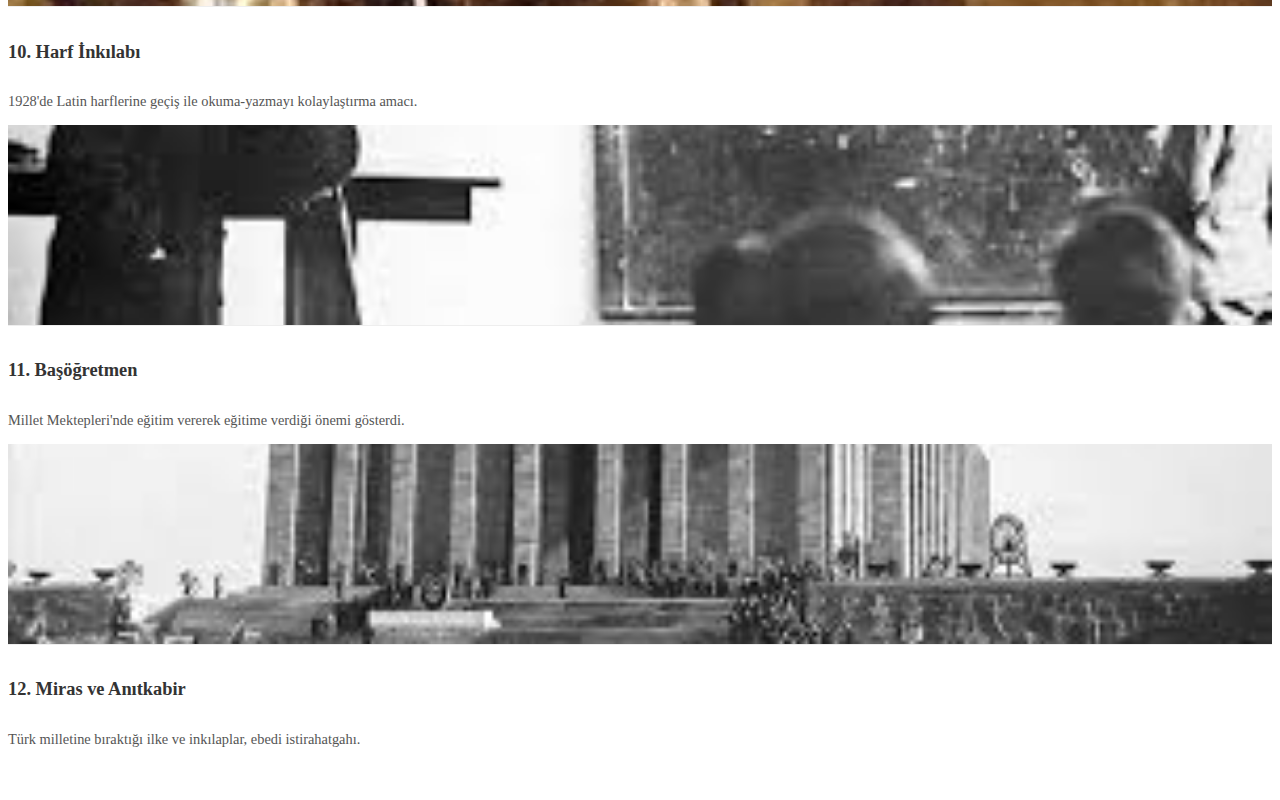
<file: lab gorevi/odev.html>
<!DOCTYPE html>
<html lang="tr">
<head>
    <meta charset="UTF-8">
    <meta name="viewport" content="width=device-width, initial-scale=1.0">
    <title>Atatürk Kartları - Lab Görevi 2</title>
    
    <link href="https://cdn.jsdelivr.net/npm/bootstrap@5.3.8/dist/css/bootstrap.min.css" 
          rel="stylesheet" 
          integrity="sha384-sRIl4kxILFvY47J16cr9ZwB07vP4J8+LH7qKQnuqkuIAvNWLzeN8tE5YBujZqJLB" 
          crossorigin="anonymous">

    <style>/
        .card {
            margin-bottom: 20px;
            box-shadow: 0 4px 8px rgba(0,0,0,0.1);
            border: none;
            transition: transform 0.2s;
            height: 100%; 
            display: flex;
            flex-direction: column;
        }
        .card:hover {
            transform: translateY(-5px);
        }
        .card-img-top {
            width: 100%;
            height: 200px; /* Sabit yükseklik, tüm kartların eşit görünmesini sağlar */
            object-fit: cover; /* Resmi kırpmadan sığdırma */
            border-bottom: 1px solid #eee;
        }
        .card-body {
            flex-grow: 1;
        }
        .card-title {
            font-size: 1.15rem;
            font-weight: bold;
            color: #333;
        }
        .card-text {
            font-size: 0.9rem;
            color: #555;
        }
        .container {
            padding-top: 30px;
            padding-bottom: 30px;
        }
        h1 {
            text-align: center;
            margin-bottom: 40px;
            color: #212529;
            font-weight: 700;
        }
        @media (max-width: 991.98px) {
            .card-title {
                font-size: 1.25rem;
            }
        }
    </style>
</head>
<body>

    <div class="container">
        <h1>Atatürk'ün İzinde: 12 Kart</h1>
        <div class="row">
            
            <div class="col-12 col-sm-6 col-md-4 col-lg-2">
                <div class="card">
                    <img src="images.jpg" class="card-img-top" alt="Atatürk'ün Gençlik Yılları">
                    <div class="card-body">
                        <h5 class="card-title">1. Kurmay Subay</h5>
                        <p class="card-text">Askeri okul yıllarından itibaren liderlik vasfını gösteren genç bir subay.</p>
                    </div>
                </div>
            </div>
            
            <div class="col-12 col-sm-6 col-md-4 col-lg-2">
                <div class="card">
                    <img src="images1.jpg" class="card-img-top" alt="Çanakkale Cephesi">
                    <div class="card-body">
                        <h5 class="card-title">2. Çanakkale Cephesi</h5>
                        <p class="card-text">"Ben size taarruzu değil, ölmeyi emrediyorum" sözünün söylendiği direniş.</p>
                    </div>
                </div>
            </div>
            
            <div class="col-12 col-sm-6 col-md-4 col-lg-2">
                <div class="card">
                    <img src="images2.jpg" class="card-img-top" alt="Samsun'a Çıkış">
                    <div class="card-body">
                        <h5 class="card-title">3. Samsun'a Çıkış</h5>
                        <p class="card-text">19 Mayıs 1919'da Milli Mücadele meşalesinin resmen yakıldığı tarihi an.</p>
                    </div>
                </div>
            </div>
            
            <div class="col-12 col-sm-6 col-md-4 col-lg-2">
                <div class="card">
                    <img src="images3.jpg" class="card-img-top" alt="Erzurum ve Sivas Kongresi">
                    <div class="card-body">
                        <h5 class="card-title">4. Kongreler Dönemi</h5>
                        <p class="card-text">Milli iradenin ve Misak-ı Milli sınırlarının belirlendiği teşkilatlanma süreci.</p>
                    </div>
                </div>
            </div>
            
            <div class="col-12 col-sm-6 col-md-4 col-lg-2">
                <div class="card">
                    <img src="images4.jpg" class="card-img-top" alt="TBMM Açılışı">
                    <div class="card-body">
                        <h5 class="card-title">5. TBMM'nin Açılışı</h5>
                        <p class="card-text">23 Nisan 1920: Egemenliğin kayıtsız şartsız millete ait olduğunun ilanı.</p>
                    </div>
                </div>
            </div>
            
            <div class="col-12 col-sm-6 col-md-4 col-lg-2">
                <div class="card">
                    <img src="images5.jpg" class="card-img-top" alt="Başkomutan Mustafa Kemal">
                    <div class="card-body">
                        <h5 class="card-title">6. Başkomutanlık</h5>
                        <p class="card-text">Sakarya Meydan Muharebesi öncesi ordunun başına geçtiği kritik dönem.</p>
                    </div>
                </div>
            </div>
            
            <div class="col-12 col-sm-6 col-md-4 col-lg-2">
                <div class="card">
                    <img src="images6.jpg" class="card-img-top" alt="Büyük Taarruz">
                    <div class="card-body">
                        <h5 class="card-title">7. Büyük Taarruz</h5>
                        <p class="card-text">"Ordular! İlk hedefiniz Akdeniz'dir, ileri!" emrinin verildiği zafer.</p>
                    </div>
                </div>
            </div>
            
            <div class="col-12 col-sm-6 col-md-4 col-lg-2">
                <div class="card">
                    <img src="images7.jpg" class="card-img-top" alt="Cumhuriyet'in İlanı">
                    <div class="card-body">
                        <h5 class="card-title">8. Cumhuriyet'in İlanı</h5>
                        <p class="card-text">29 Ekim 1923'te Türk milletine armağan edilen en büyük yönetim şekli.</p>
                    </div>
                </div>
            </div>
            
            <div class="col-12 col-sm-6 col-md-4 col-lg-2">
                <div class="card">
                    <img src="images8.jpg" class="card-img-top" alt="Şapka İnkılabı">
                    <div class="card-body">
                        <h5 class="card-title">9. Şapka ve Kıyafet</h5>
                        <p class="card-text">Çağdaşlaşma ve Batı medeniyetine uyum yolunda önemli bir adım.</p>
                    </div>
                </div>
            </div>
            
            <div class="col-12 col-sm-6 col-md-4 col-lg-2">
                <div class="card">
                    <img src="images9.jpg" class="card-img-top" alt="Harf İnkılabı">
                    <div class="card-body">
                        <h5 class="card-title">10. Harf İnkılabı</h5>
                        <p class="card-text">1928'de Latin harflerine geçiş ile okuma-yazmayı kolaylaştırma amacı.</p>
                    </div>
                </div>
            </div>
            
            <div class="col-12 col-sm-6 col-md-4 col-lg-2">
                <div class="card">
                    <img src="images10.jpg" class="card-img-top" alt="Başöğretmen Atatürk">
                    <div class="card-body">
                        <h5 class="card-title">11. Başöğretmen</h5>
                        <p class="card-text">Millet Mektepleri'nde eğitim vererek eğitime verdiği önemi gösterdi.</p>
                    </div>
                </div>
            </div>
            
            <div class="col-12 col-sm-6 col-md-4 col-lg-2">
                <div class="card">
                    <img src="images11.jpg" class="card-img-top" alt="Anıtkabir">
                    <div class="card-body">
                        <h5 class="card-title">12. Miras ve Anıtkabir</h5>
                        <p class="card-text">Türk milletine bıraktığı ilke ve inkılaplar, ebedi istirahatgahı.</p>
                    </div>
                </div>
            </div>
        </div>
    </div>

    <script src="https://cdn.jsdelivr.net/npm/bootstrap@5.3.0/dist/js/bootstrap.bundle.min.js"></script>
</body>
</html>
</file>
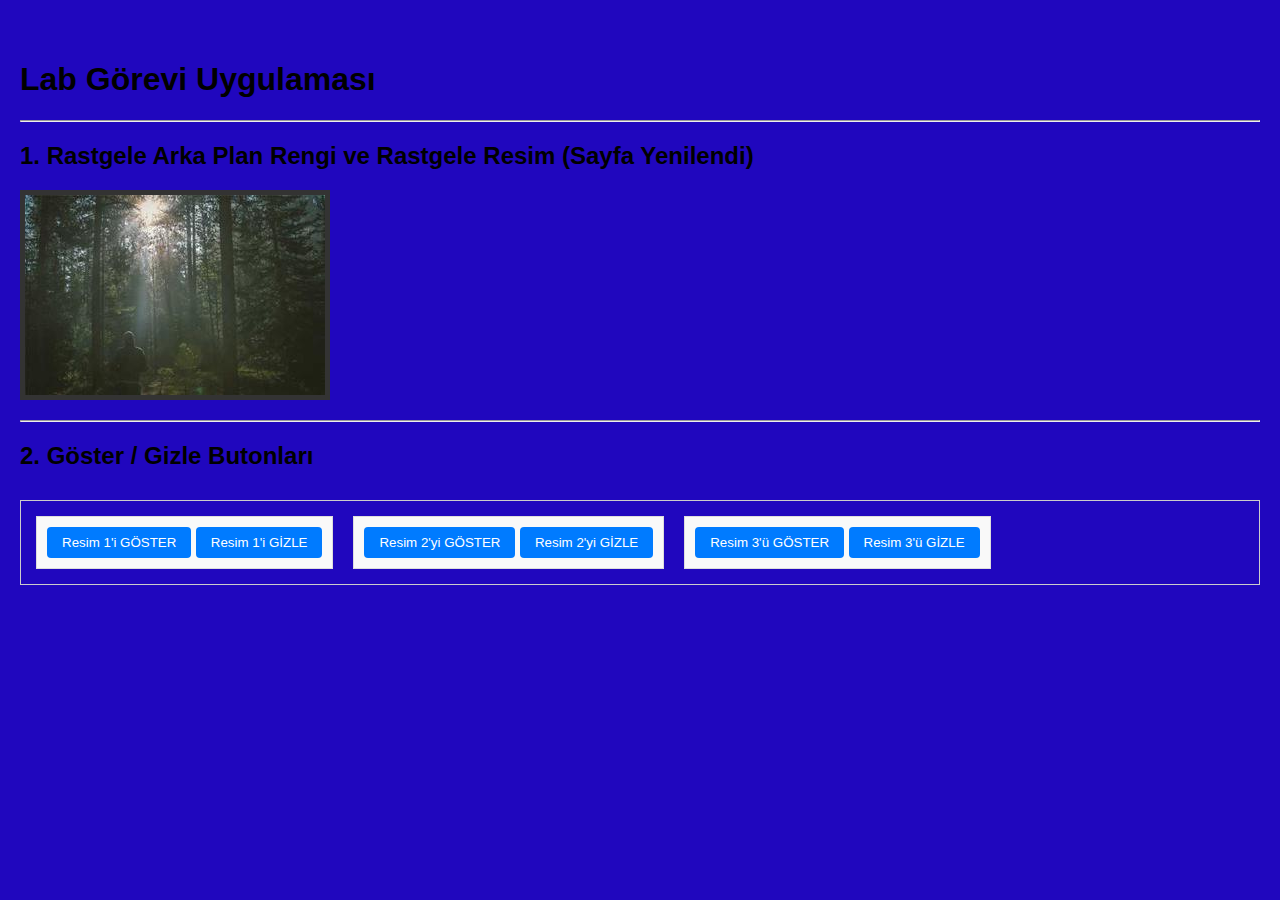
<file: labgorevi hafta9/rastgelegorseller.html>
<!DOCTYPE html>
<html lang="tr">
<head>
    <meta charset="UTF-8">
    <meta name="viewport" content="width=device-width, initial-scale=1.0">
    <title>Lab Görevi</title>
    <style>
        /* Sadece temel görsel düzenleme */
        body {
            transition: background-color 0.5s ease; /* Renk geçişini yumuşatır */
            font-family: Arial, sans-serif;
            margin: 20px;
            padding-top: 20px;
        }

        /* Rastgele seçilen resim */
        #rastgeleResim img {
            max-width: 300px;
            height: auto;
            display: block;
            margin: 20px 0;
            border: 5px solid #333;
        }

        /* Göster/Gizle kısmı için genel düzen */
        .resim-kapsayici {
            margin-top: 30px;
            display: flex;
            gap: 20px;
            padding: 15px;
            border: 1px solid #ccc;
        }

        .toggle-resim-alanı {
            text-align: center;
            padding: 10px;
            border: 1px solid #ddd;
            background-color: #f9f9f9;
        }

        .toggle-resim-alanı img {
            width: 150px;
            height: 150px;
            object-fit: cover;
            margin-bottom: 10px;
        }

        .toggle-resim-alanı button {
            padding: 8px 15px;
            cursor: pointer;
            background-color: #007bff;
            color: white;
            border: none;
            border-radius: 4px;
        }
    </style>
</head>
<body>

    <h1>Lab Görevi Uygulaması</h1>

    <hr>

    <h2>1. Rastgele Arka Plan Rengi ve Rastgele Resim (Sayfa Yenilendi)</h2>
    <div id="rastgeleResim">
        </div>

    <hr>

<h2>2. Göster / Gizle Butonları</h2>
<div class="resim-kapsayici">

    <div class="toggle-resim-alanı">
        <img id="resim1" src="r1.jpg" alt="Resim 1" style="display: none;">
        <button onclick="resmiGoster('resim1')">Resim 1'i GÖSTER</button>
        <button onclick="resmiGizle('resim1')">Resim 1'i GİZLE</button>
    </div>

    <div class="toggle-resim-alanı">
        <img id="resim2" src="r2.jpg" alt="Resim 2" style="display: none;">
        <button onclick="resmiGoster('resim2')">Resim 2'yi GÖSTER</button>
        <button onclick="resmiGizle('resim2')">Resim 2'yi GİZLE</button>
    </div>

    <div class="toggle-resim-alanı">
        <img id="resim3" src="r3.jpg" alt="Resim 3" style="display: none;">
        <button onclick="resmiGoster('resim3')">Resim 3'ü GÖSTER</button>
        <button onclick="resmiGizle('resim3')">Resim 3'ü GİZLE</button>
    </div>
    
</div>

    <script>
        // 1. GÖREV: Rastgele Arka Plan Rengi
        function rastgeleRenkUret() {
            // Hexadecimal renk kodu üretir (örn: #A3F1B4)
            const rastgeleKod = '#' + Math.floor(Math.random() * 16777215).toString(16).padStart(6, '0');
            document.body.style.backgroundColor = rastgeleKod;
        }

        // 2. GÖREV: 10 farklı resimden rastgele birini seçme
        function rastgeleResimGoster() {
            // Kullanabileceğiniz 10 farklı resmin URL'leri (örnek amaçlı Picsum kullanıldı)
            const resimler = [
                "1.jpg",
                "2.jpg",
                "3.jpg",
                "4.jpg",
                "5.jpg",
                "6.jpg",
                "7.jpg",
                "8.jpg",
                "9.jpg",
                "10.jpg"
            ];

            // 0 ile (resim sayısı - 1) arasında rastgele bir indeks seçer
            const rastgeleIndex = Math.floor(Math.random() * resimler.length);
            const secilenResimURL = resimler[rastgeleIndex];

            // Resmi DOM'a (HTML'e) ekler
            const resimAlani = document.getElementById('rastgeleResim');
            resimAlani.innerHTML = `<img src="${secilenResimURL}" alt="Rastgele Seçilen Resim">`;
        }

        // Sayfa yüklendiğinde (veya yenilendiğinde) her iki fonksiyonu da çalıştırır
        window.onload = function() {
            rastgeleRenkUret();
            rastgeleResimGoster();
        };


        // 3. GÖREV: Göster/Gizle Butonları
        function toggleImage(resimId) {
            const resim = document.getElementById(resimId);

            // Resmin mevcut 'display' durumunu kontrol eder
            if (resim.style.display === 'none' || resim.style.display === '') {
                // Gizliyse gösterir
                resim.style.display = 'block';
            } else {
                // Görünürse gizler
                resim.style.display = 'none';
            }
        }
    </script>

</body>

</html>
</file>
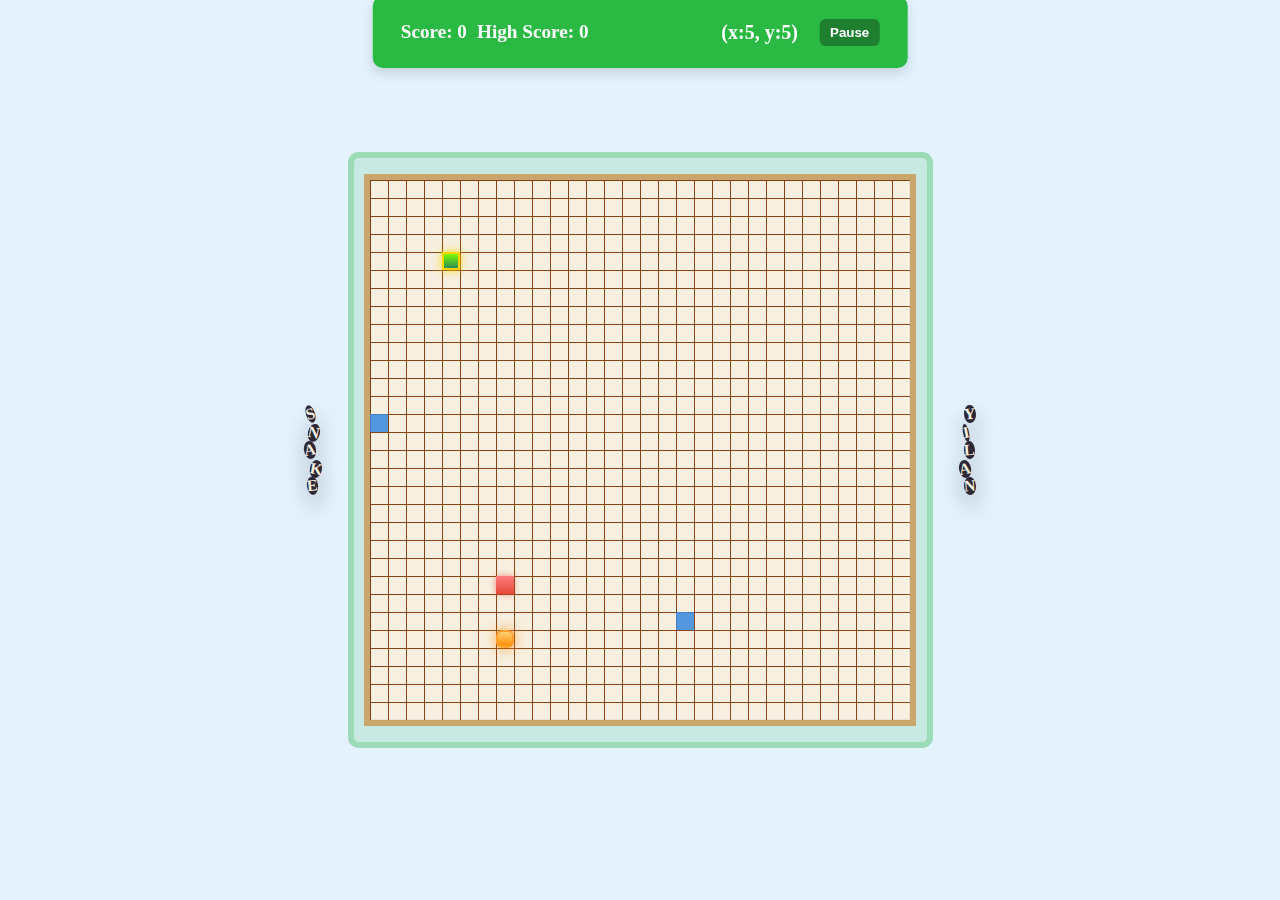
<file: snake game /değiştirilmiş dosya/snake.html>
<!doctype html>
<html lang="en" dir="ltr">
  <head>
    <meta charset="utf-8">
    <title>Yusufnrg Snake Game</title>
    <link rel="icon" href="https://i.ibb.co/M6KTWnf/pic.jpg">
    <link rel="stylesheet" href="style.css">
    <meta name="viewport" content="width=device-width, initial-scale=1.0">
    <link rel="stylesheet" href="https://cdnjs.cloudflare.com/ajax/libs/font-awesome/6.3.0/css/all.min.css">
    <script src="script.js" defer></script>
  </head>
  <body>

    <!-- HUD will be positioned over the play board as an overlay -->

    <div class="board-area">

      <div class="side side-left" aria-hidden="true">
        <div class="letters">
          <span>S</span>
          <span>N</span>
          <span>A</span>
          <span>K</span>
          <span>E</span>
        </div>
      </div>

      <div class="play-area">
        <div class="play-board"></div>

        <!-- HUD overlay placed inside play-area so it appears over the board -->
        <div class="hud">
          <div class="game-details">
            <span class="score">Score: 0</span>
            <span class="high-score">High Score: 0</span>
            <span class="boost-timer">Boost: 0s</span>
            <span class="debug-coords" style="margin-left:12px;color:#fff;font-weight:700;display:none;">(x:?, y:?)</span>
            <button class="pause-btn" aria-pressed="false" title="Pause / Resume" style="margin-left:12px;padding:6px 10px;border-radius:6px;border:none;cursor:pointer;background:#1e7f2f;color:white;font-weight:700;">Pause</button>
          </div>
        </div>
        <div class="controls">
          <i data-key="ArrowLeft" class="fa-solid fa-arrow-left-long"></i>
          <i data-key="ArrowUp" class="fa-solid fa-arrow-up-long"></i>
          <i data-key="ArrowRight" class="fa-solid fa-arrow-right-long"></i>
          <i data-key="ArrowDown" class="fa-solid fa-arrow-down-long"></i>
        </div>
      </div>

      <div class="side side-right" aria-hidden="true">
        <div class="letters">
          <span>Y</span>
          <span>I</span>
          <span>L</span>
          <span>A</span>
          <span>N</span>
        </div>
      </div>

    </div>

  </body>
</html>
</file>
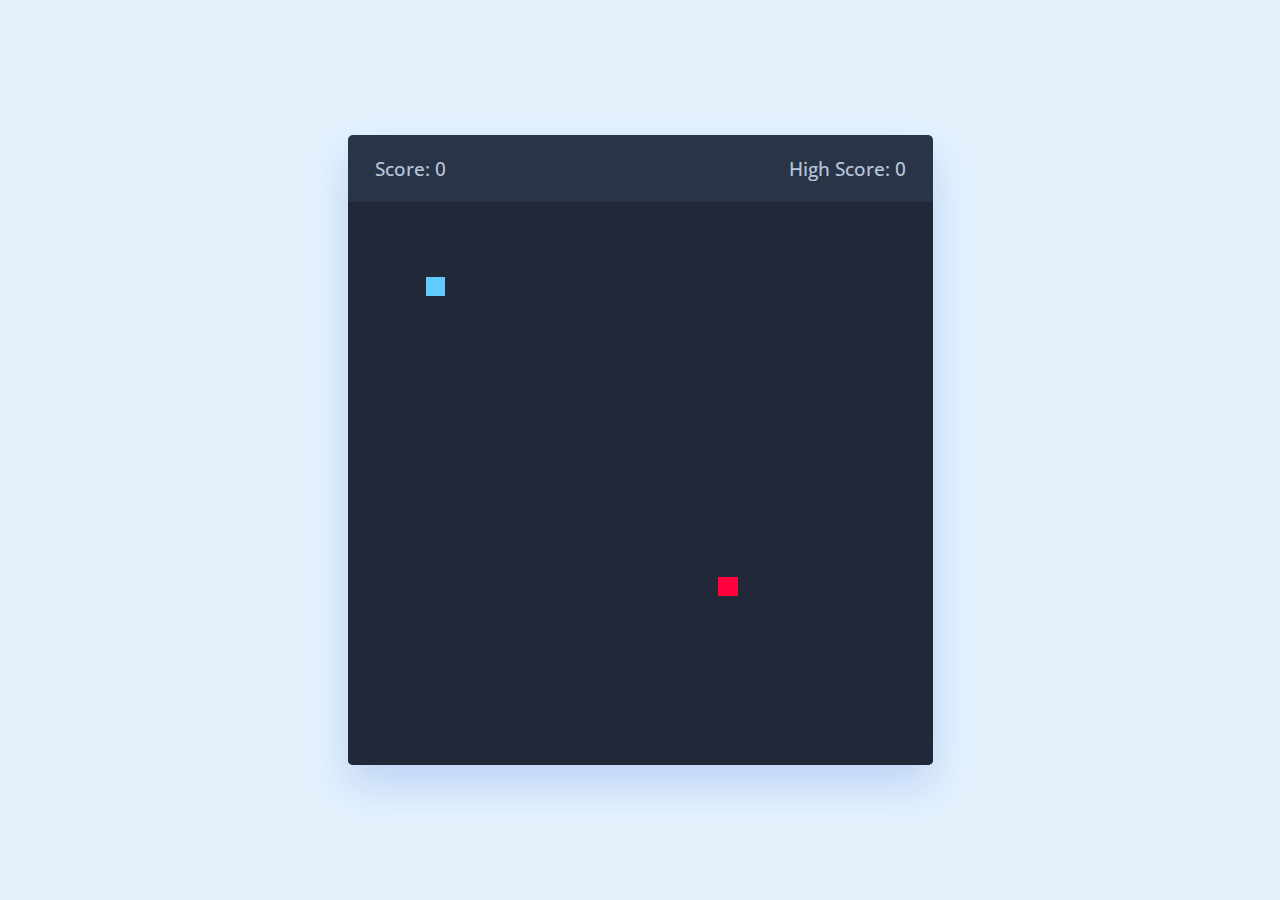
<file: snake game /orjinal dosya/snake.html>
<!doctype html>
<html lang="en" dir="ltr">
  <head>
    <meta charset="utf-8">
    <title>Talha - Snake Game</title>

    <!-- 👇🏻👇🏻👇🏻👇🏻👇🏻👇🏻👇🏻👇🏻👇🏻👇🏻👇🏻👇🏻👇🏻👇🏻👇🏻👇🏻👇🏻👇🏻👇🏻👇🏻👇🏻👇🏻👇🏻👇🏻👇🏻👇🏻👇🏻👇🏻👇🏻👇🏻👇🏻👇🏻👇🏻👇🏻👇🏻👇🏻👇🏻👇🏻👇🏻👇🏻👇🏻👇🏻👇🏻-->
    <!-- Also uploaded the demo of this code in a gif : https://c.tenor.com/x8v1oNUOmg4AAAAd/tenor.gif-->
    <!-- 👆🏻👆🏻👆🏻👆🏻👆🏻👆🏻👆🏻👆🏻👆🏻👆🏻👆🏻👆🏻👆🏻👆🏻👆🏻👆🏻👆🏻👆🏻👆🏻👆🏻👆🏻👆🏻👆🏻👆🏻👆🏻👆🏻👆🏻👆🏻👆🏻👆🏻👆🏻👆🏻👆🏻👆🏻👆🏻👆🏻👆🏻👆🏻👆🏻👆🏻👆🏻👆🏻👆🏻-->

    <!-- 👇🏻👇🏻👇🏻👇🏻👇🏻👇🏻👇🏻👇🏻👇🏻👇🏻👇🏻👇🏻👇🏻👇🏻👇🏻👇🏻👇🏻👇🏻👇🏻👇🏻👇🏻👇🏻👇🏻👇🏻👇🏻👇🏻👇🏻👇🏻👇🏻👇🏻👇🏻👇🏻👇🏻👇🏻👇🏻👇🏻👇🏻👇🏻👇🏻👇🏻👇🏻👇🏻👇🏻-->
    <!-- More html-css-js Games Calculators Games Cards Elements Projects on https://www.github.com/he-is-talha --> 
    <!-- 👆🏻👆🏻👆🏻👆🏻👆🏻👆🏻👆🏻👆🏻👆🏻👆🏻👆🏻👆🏻👆🏻👆🏻👆🏻👆🏻👆🏻👆🏻👆🏻👆🏻👆🏻👆🏻👆🏻👆🏻👆🏻👆🏻👆🏻👆🏻👆🏻👆🏻👆🏻👆🏻👆🏻👆🏻👆🏻👆🏻👆🏻👆🏻👆🏻👆🏻👆🏻👆🏻👆🏻-->

    <link rel="icon" href="https://i.ibb.co/M6KTWnf/pic.jpg">

    <link rel="stylesheet" href="style.css">
    <meta name="viewport" content="width=device-width, initial-scale=1.0">
    <link rel="stylesheet" href="https://cdnjs.cloudflare.com/ajax/libs/font-awesome/6.3.0/css/all.min.css">
    <script src="script.js" defer></script>
  </head>
  <body>
 
    <div class="wrapper">
      <div class="game-details">
        <span class="score">Score: 0</span>
        <span class="high-score">High Score: 0</span>
      </div>
      <div class="play-board"></div>
      <div class="controls">
        <i data-key="ArrowLeft" class="fa-solid fa-arrow-left-long"></i>
        <i data-key="ArrowUp" class="fa-solid fa-arrow-up-long"></i>
        <i data-key="ArrowRight" class="fa-solid fa-arrow-right-long"></i>
        <i data-key="ArrowDown" class="fa-solid fa-arrow-down-long"></i>
      </div>
    </div>

  
</body></html>
</file>
<file: snake game /değiştirilmiş dosya/style.css>
/* Import Google font */
@import url('https://fonts.googleapis.com/css2?family=Open+Sans:wght@400;500;600;700&display=swap');
* {
  margin: 0;
  padding: 0;
  box-sizing: border-box;
}
body {
  display: flex;
  align-items: center;
  justify-content: center;
  min-height: 100vh;
  background: #E3F2FD;
}
.hud {
  display: inline-block;
  background: #26b83f;
  color: #B8C6DC;
  padding: 10px 14px;
  border-radius: 8px;
  font-weight: 700;
  margin: 14px auto;
  text-align: center;
}
.game-details {
  color: #B8C6DC;
  font-weight: 700;
  font-size: 1.25rem;
  padding: 8px 12px;
  width: 100%;
  display: flex;
  justify-content: space-between;
  align-items: center;
}

.game-details .boost-timer {
  color: #FFD9D9;
  font-weight: 600;
  background: rgba(231,76,60,0.12);
  padding: 8px 12px;
  border-radius: 8px;
  margin-left: 12px;
  font-size: 1.05rem;
}
.board-area { display:flex; align-items:center; justify-content:center; gap: 12px; width:100%; }

.play-area { --board-size: min(540px, 72vmin); --cell-size: calc(var(--board-size) / 30); display:flex; flex-direction:column; align-items:center; }

.play-board {
  width: var(--board-size);
  height: var(--board-size);
  display: grid;
  box-sizing: content-box;
  background-color: #F7EFE0; /* soft cream */
  background-image: linear-gradient(#8B4513 1px, transparent 1px),
                    linear-gradient(90deg, #8B4513 1px, transparent 1px);
  grid-template-rows: repeat(30, var(--cell-size));
  grid-template-columns: repeat(30, var(--cell-size));
  background-size: var(--cell-size) var(--cell-size);
  background-repeat: repeat;
  border: 6px solid #C9A66B; /* thin cream-brown frame */
  box-shadow: inset 0 0 0 1px rgba(0,0,0,0.05);
  position: relative;
  margin: 6px 0;
  z-index: 1; /* ensure HUD (higher z-index) overlays the board */
}

/* HUD overlay positioned over the play-board */
.play-area { position: relative; }
.play-area {
  --board-size: min(540px, 72vmin);
  --cell-size: calc(var(--board-size) / 30);
  display:flex;
  flex-direction:column;
  align-items:center;
  /* frame/padding so the HUD visually wraps around the play-board */
  padding: calc(var(--cell-size) * 0.9);
  border-radius: calc(var(--cell-size) * 0.6);
  /* make the translucent play-area match the HUD green tint */
  background: rgba(38,184,63,0.14);
  box-shadow: inset 0 0 0 6px rgba(38,184,63,0.28);
  position: relative;
}

.hud {
  position: fixed; /* pin HUD to top of the viewport */
  top: -18px; /* moved up 30px from previous 12px */
  left: 50%;
  transform: translateX(-50%);
  z-index: 9999; /* ensure it's above all other elements */
  background: rgba(38,184,63,0.98);
  padding: 10px 16px;
  border-radius: 10px;
  box-shadow: 0 6px 12px rgba(0,0,0,0.12);
  max-width: calc(100% - 32px);
}

.play-area .hud .score, .play-area .hud .high-score {
  font-size: 1.2rem;
  font-weight: 800;
  color: #FBFDFB;
}

.play-area .hud .game-details { gap: 10px; }

/* Pause button style (small inline in HUD) */
.pause-btn {
  background: linear-gradient(180deg,#1e7f2f,#176624);
  border: 1px solid rgba(0,0,0,0.12);
  color: #fff;
  padding: 6px 10px;
  border-radius: 6px;
  font-weight: 700;
  cursor: pointer;
}
.pause-btn[aria-pressed="true"] {
  background: linear-gradient(180deg,#555,#333);
}

/* Ensure each grid cell's child fills the cell */
.play-board > div { width: 100%; height: 100%; align-self: stretch; justify-self: stretch; }
.play-board > div { position: relative; }
.play-board .food, .play-board .head { display: block; width: 100%; height: 100%; }

.play-board .food {
  background: #3888dedb;
}
.play-board .food.boost {
  background: linear-gradient(180deg, #ff7b7b, #e74c3c);
  box-shadow: 0 0 6px rgba(231, 76, 60, 0.6);
}
/* Orange food: 3x growth */
.play-board .food.orange {
  background: linear-gradient(180deg, #ffd27a, #ff8c00);
  box-shadow: 0 0 14px rgba(255,140,0,0.75), inset 0 0 6px rgba(255,194,77,0.24);
  border: 2px solid rgba(255,160,50,0.9);
  border-radius: 6px;
  transition: transform 120ms ease, box-shadow 120ms ease;
}
.play-board .food.orange:hover {
  transform: scale(1.03);
  box-shadow: 0 0 18px rgba(255,140,0,0.95), inset 0 0 8px rgba(255,194,77,0.32);
}
/* Super food: purple/pink glowing style */
.play-board .food.super {
  background: linear-gradient(180deg, #9b59b6, #8e44ad);
  box-shadow: 0 0 12px rgba(142, 68, 173, 0.7), inset 0 0 6px rgba(155,89,182,0.25);
  border-radius: 6px;
}
.play-board .head {
  /* make the head very visible for debugging */
  background: linear-gradient(180deg, #7CFC00, #2E8B57); /* bright green to darker */
  border: 2px solid #ffd500;
  box-shadow: 0 0 10px rgba(255,213,0,0.9);
  z-index: 10;
}

/* When super boost active, make the snake purple */
.play-board.snake-super .head {
  background: linear-gradient(180deg, #c49cff, #8e44ad);
  border: 2px solid rgba(150,85,200,0.95);
  box-shadow: 0 0 12px rgba(142,68,173,0.9);
}

/* Red boost: make snake reddish */
.play-board.snake-boost .head {
  background: linear-gradient(180deg, #ff7b7b, #c0392b);
  border: 2px solid rgba(200,50,50,0.95);
  box-shadow: 0 0 10px rgba(231,76,60,0.9);
}

/* Orange effect: make snake orange */
.play-board.snake-orange .head {
  background: linear-gradient(180deg, #ffd27a, #ff8c00);
  border: 2px solid rgba(255,140,0,0.95);
  box-shadow: 0 0 12px rgba(255,140,0,0.9);
}

/* Decorative vertical side text that looks like a bending snake body */
.side {
  pointer-events: none;
  z-index: 12; /* sit above the play-area background but below HUD */
  display: flex;
  align-items: center;
  position: static; /* let flex layout position the sides next to the play-area */
  transform: none;
}
.side-left, .side-right { display:flex; }
.side .letters { display: flex; flex-direction: column; gap: calc(var(--cell-size) * 0.25); align-items: center; }
.side .letters span {
  display: inline-flex;
  align-items: center;
  justify-content: center;
  /* 4x larger as requested (scaled from the previous multiplier) */
  width: calc(var(--cell-size) * 12.0);
  height: calc(var(--cell-size) * 12.0);
  border-radius: 50%;
  background: #2c2836; /* dark head color */
  color: #F7EFE0; /* cream text */
  font-weight: 900;
  font-size: calc(var(--cell-size) * 5.0);
  box-shadow: 0 12px 22px rgba(0,0,0,0.28);
  transform-origin: center;
}
/* Create a wavy / bending effect by shifting and rotating alternate letters */
.side-left .letters span:nth-child(1) { transform: rotate(-18deg); }
.side-left .letters span:nth-child(2) { transform: rotate(12deg) translateX(4px); }
.side-left .letters span:nth-child(3) { transform: rotate(-10deg); }
.side-left .letters span:nth-child(4) { transform: rotate(10deg) translateX(6px); }
.side-left .letters span:nth-child(5) { transform: rotate(-6deg) translateX(2px); }
.side-right .letters span:nth-child(1) { transform: rotate(18deg); }
.side-right .letters span:nth-child(2) { transform: rotate(-12deg) translateX(-4px); }
.side-right .letters span:nth-child(3) { transform: rotate(10deg); }
.side-right .letters span:nth-child(4) { transform: rotate(-10deg) translateX(-6px); }
.side-right .letters span:nth-child(5) { transform: rotate(6deg) translateX(-2px); }
/* For longer sequences on the right, continue milder alternating transforms */
.side-right .letters span:nth-child(n+6) { transform: rotate(4deg) translateX(-2px); }
.side-right .letters span:nth-child(odd) { transform: rotate(-4deg) translateX(-1px); }

/* Hide side text on very small screens to avoid overlap */
@media (max-width: 520px) {
  .side { display: none; }
}

/* Position side letter stacks inside the play-area frame */
.side-left { margin-right: 20px; }
.side-right { margin-left: 20px; }

.controls {
  display: none;
  justify-content: space-between;
}
.controls i {
  padding: 25px 0;
  text-align: center;
  font-size: 1.3rem;
  color: #B8C6DC;
  width: calc(100% / 4);
  cursor: pointer;
  border-right: 1px solid #171B26;
}

@media screen and (max-width: 800px) {
  /* Keep the fixed 180px square on small screens as well to preserve grid sizing.
     If you want it to scale on mobile, we can change this to vmin-based sizing. */
  .wrapper {
    width: 180px;
    height: 180px;
  }
  .game-details {
    font-size: 0.75rem;
    padding: 6px 8px;
  }
  .controls {
    display: flex;
  }
  .controls i {
    padding: 15px 0;
    font-size: 1rem;
  }
  /* On smaller screens adjust HUD vertical position (also moved up 30px) */
  .hud {
    top: -22px; /* 8px originally, moved up 30px */
    transform: translateX(-50%);
  }
}
</file>
<file: snake game /orjinal dosya/style.css>
/* Import Google font */
@import url('https://fonts.googleapis.com/css2?family=Open+Sans:wght@400;500;600;700&display=swap');
* {
  margin: 0;
  padding: 0;
  box-sizing: border-box;
  font-family: 'Open Sans', sans-serif;
}
body {
  display: flex;
  align-items: center;
  justify-content: center;
  min-height: 100vh;
  background: #E3F2FD;
}
.wrapper {
  width: 65vmin;
  height: 70vmin;
  display: flex;
  overflow: hidden;
  flex-direction: column;
  justify-content: center;
  border-radius: 5px;
  background: #293447;
  box-shadow: 0 20px 40px rgba(52, 87, 220, 0.2);
}
.game-details {
  color: #B8C6DC;
  font-weight: 500;
  font-size: 1.2rem;
  padding: 20px 27px;
  display: flex;
  justify-content: space-between;
}
.play-board {
  height: 100%;
  width: 100%;
  display: grid;
  background: #212837;
  grid-template: repeat(30, 1fr) / repeat(30, 1fr);
}
.play-board .food {
  background: #FF003D;
}
.play-board .head {
  background: #60CBFF;
}

.controls {
  display: none;
  justify-content: space-between;
}
.controls i {
  padding: 25px 0;
  text-align: center;
  font-size: 1.3rem;
  color: #B8C6DC;
  width: calc(100% / 4);
  cursor: pointer;
  border-right: 1px solid #171B26;
}

@media screen and (max-width: 800px) {
  .wrapper {
    width: 90vmin;
    height: 115vmin;
  }
  .game-details {
    font-size: 1rem;
    padding: 15px 27px;
  }
  .controls {
    display: flex;
  }
  .controls i {
    padding: 15px 0;
    font-size: 1rem;
  }
}
</file>
